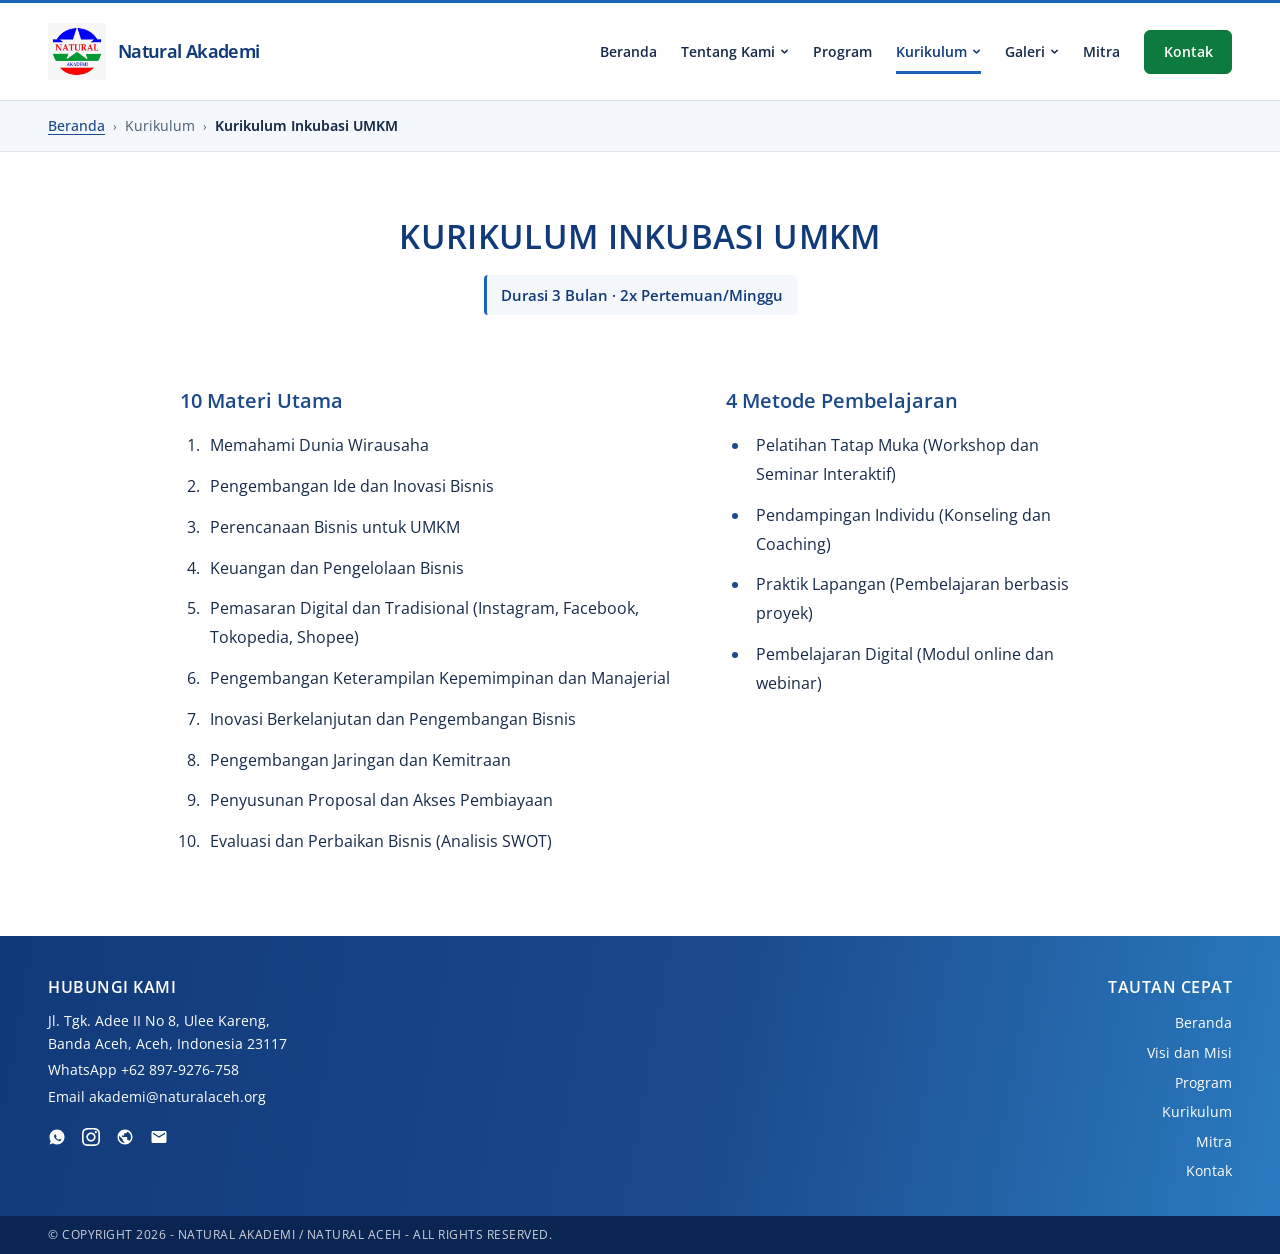
<file: kurikulum-inkubasi-umkm.html>
<!doctype html>
<html lang="id">
  <head>
    <meta charset="utf-8">
    <meta name="viewport" content="width=device-width, initial-scale=1">
    <meta name="theme-color" content="#1B498B">
    <meta name="description" content="Kurikulum Inkubasi UMKM Natural Akademi — Program intensif durasi 3 bulan dengan 10 materi utama dan 4 metode pembelajaran untuk memberdayakan wirausaha.">
    <title>Kurikulum Inkubasi UMKM | Natural Akademi</title>
    <link rel="icon" type="image/jpeg" href="Informasi%20mengenai%20natural%20akademi/Natural%20akademi%20logo%201.jpeg">
    <link rel="preconnect" href="https://fonts.googleapis.com">
    <link rel="preconnect" href="https://fonts.gstatic.com" crossorigin>
    <link href="https://fonts.googleapis.com/css2?family=Open+Sans:wght@400;600&display=swap" rel="stylesheet">
    <link rel="stylesheet" href="styles.css">
    <script src="script.js" defer></script>
  </head>
  <body>
    <a class="skip-link" href="#main-content">Lewati navigasi</a>

    <header class="site-header">
      <div class="container header-inner">
        <a class="brand" href="index.html" aria-label="Natural Akademi — Beranda">
          <img src="Informasi%20mengenai%20natural%20akademi/Natural%20akademi%20logo%201.jpeg" width="1600" height="1596" alt="Logo Natural Akademi">
          <span>Natural <strong>Akademi</strong></span>
        </a>

        <button class="menu-toggle" type="button" aria-controls="primary-navigation" aria-expanded="false" hidden>
          <span class="menu-icon" aria-hidden="true"><span></span><span></span><span></span></span>
          <span class="visually-hidden menu-label">Buka menu navigasi</span>
        </button>

        <nav id="primary-navigation" class="navigation" aria-label="Navigasi utama">
          <ul>
            <li><a href="index.html">Beranda</a></li>
            <li class="nav-dropdown">
              <button
                class="dropdown-trigger"
                type="button"
                aria-expanded="false"
                aria-controls="dropdown-about"
                aria-haspopup="true"
              >
                <span>Tentang Kami</span>
                <svg class="dropdown-chevron" width="9" height="9" viewBox="0 0 12 12" aria-hidden="true" focusable="false">
                  <path d="M2.5 4.5L6 8L9.5 4.5" fill="none" stroke="currentColor" stroke-width="2" stroke-linecap="round" stroke-linejoin="round"/>
                </svg>
              </button>
              <ul id="dropdown-about" class="dropdown-menu">
                <li><a href="visi-misi.html">Visi dan Misi</a></li>
                <li><a href="tujuan-utama.html">Tujuan Utama</a></li>
                <li><a href="struktur-pengelola.html">Struktur Pengelola</a></li>
              </ul>
            </li>
            <li><a href="index.html#program">Program</a></li>
            <li class="nav-dropdown">
              <button
                class="dropdown-trigger"
                type="button"
                aria-expanded="false"
                aria-controls="dropdown-curriculum"
                aria-haspopup="true"
                aria-current="true"
              >
                <span>Kurikulum</span>
                <svg class="dropdown-chevron" width="9" height="9" viewBox="0 0 12 12" aria-hidden="true" focusable="false">
                  <path d="M2.5 4.5L6 8L9.5 4.5" fill="none" stroke="currentColor" stroke-width="2" stroke-linecap="round" stroke-linejoin="round"/>
                </svg>
              </button>
              <ul id="dropdown-curriculum" class="dropdown-menu">
                <li><a href="kurikulum-inkubasi-umkm.html" aria-current="page">Kurikulum Inkubasi UMKM</a></li>
                <li><a href="strategi-inkubasi-koperasi.html">Strategi Inkubasi Koperasi</a></li>
              </ul>
            </li>
            <li class="nav-dropdown">
              <button
                class="dropdown-trigger"
                type="button"
                aria-expanded="false"
                aria-controls="dropdown-gallery"
                aria-haspopup="true"
              >
                <span>Galeri</span>
                <svg class="dropdown-chevron" width="9" height="9" viewBox="0 0 12 12" aria-hidden="true" focusable="false">
                  <path d="M2.5 4.5L6 8L9.5 4.5" fill="none" stroke="currentColor" stroke-width="2" stroke-linecap="round" stroke-linejoin="round"/>
                </svg>
              </button>
              <ul id="dropdown-gallery" class="dropdown-menu">
                <li><a href="index.html#galeri-instagram">Galeri Instagram</a></li>
                <li><a href="galeri-photo.html">Galeri Photo</a></li>
              </ul>
            </li>
            <li><a href="mitra.html">Mitra</a></li>
            <li><a class="nav-contact" href="index.html#kontak">Kontak</a></li>
          </ul>
        </nav>
      </div>
    </header>

    <nav class="breadcrumb-nav" aria-label="Breadcrumb">
      <div class="container">
        <ol class="breadcrumb-list">
          <li><a href="index.html">Beranda</a></li>
          <li><span class="breadcrumb-sep" aria-hidden="true">›</span></li>
          <li><span>Kurikulum</span></li>
          <li><span class="breadcrumb-sep" aria-hidden="true">›</span></li>
          <li aria-current="page">Kurikulum Inkubasi UMKM</li>
        </ol>
      </div>
    </nav>

    <main id="main-content" class="page-content" tabindex="-1">
      <div class="container">
        
        <div class="curriculum-detail-container">
          
          <header class="curriculum-page-header">
            <h1 class="visi-misi-title" id="page-title">KURIKULUM INKUBASI UMKM</h1>
            <div class="curriculum-badge-wrapper">
              <span class="curriculum-duration">Durasi 3 Bulan &middot; 2x Pertemuan/Minggu</span>
            </div>
          </header>

          <div class="curriculum-content">
            <!-- 10 Materi Utama -->
            <div class="curriculum-materials">
              <h2 class="curriculum-subheading">10 Materi Utama</h2>
              <ol class="misi-ordered-list">
                <li>Memahami Dunia Wirausaha</li>
                <li>Pengembangan Ide dan Inovasi Bisnis</li>
                <li>Perencanaan Bisnis untuk UMKM</li>
                <li>Keuangan dan Pengelolaan Bisnis</li>
                <li>Pemasaran Digital dan Tradisional (Instagram, Facebook, Tokopedia, Shopee)</li>
                <li>Pengembangan Keterampilan Kepemimpinan dan Manajerial</li>
                <li>Inovasi Berkelanjutan dan Pengembangan Bisnis</li>
                <li>Pengembangan Jaringan dan Kemitraan</li>
                <li>Penyusunan Proposal dan Akses Pembiayaan</li>
                <li>Evaluasi dan Perbaikan Bisnis (Analisis SWOT)</li>
              </ol>
            </div>

            <!-- 4 Metode Pembelajaran -->
            <div class="curriculum-methods">
              <h2 class="curriculum-subheading">4 Metode Pembelajaran</h2>
              <ul class="curriculum-bullet-list">
                <li>Pelatihan Tatap Muka (Workshop dan Seminar Interaktif)</li>
                <li>Pendampingan Individu (Konseling dan Coaching)</li>
                <li>Praktik Lapangan (Pembelajaran berbasis proyek)</li>
                <li>Pembelajaran Digital (Modul online dan webinar)</li>
              </ul>
            </div>
          </div>

        </div>

      </div>
    </main>

    <footer class="site-footer" id="kontak" aria-labelledby="contact-title" tabindex="-1">
      <div class="footer-main-area">
        <div class="container footer-container">
          
          <!-- Kolom Kiri: HUBUNGI KAMI -->
          <div class="footer-col-left">
            <h2 class="footer-col-title" id="contact-title">HUBUNGI KAMI</h2>
            
            <div class="footer-contact-info">
              <p class="footer-info-item">
                Jl. Tgk. Adee II No 8, Ulee Kareng,<br>Banda Aceh, Aceh, Indonesia 23117
              </p>
              <p class="footer-info-item">
                <a href="https://wa.me/628979276758" target="_blank" rel="noopener noreferrer">WhatsApp +62 897-9276-758</a>
              </p>
              <p class="footer-info-item">
                <a href="mailto:akademi@naturalaceh.org">Email akademi@naturalaceh.org</a>
              </p>
            </div>

            <!-- Ikon Media Sosial Horizontal (Putih polos tanpa kotak/lingkaran) -->
            <div class="footer-social-row" aria-label="Media Sosial dan Kontak Resmi">
              <a class="footer-social-icon" href="https://wa.me/628979276758" target="_blank" rel="noopener noreferrer" aria-label="WhatsApp Natural Akademi">
                <svg width="18" height="18" viewBox="0 0 24 24" fill="currentColor" aria-hidden="true">
                  <path d="M12.031 2C6.511 2 2.016 6.496 2.016 12.016c0 1.954.56 3.86 1.625 5.517L2 22.031l4.633-1.602a9.99 9.99 0 0 0 5.398 1.579c5.52 0 10.016-4.496 10.016-10.016 0-5.52-4.496-9.992-10.016-9.992zm5.727 14.156c-.242.68-1.22 1.305-1.695 1.383-.446.078-1.016.14-3.14-.742-2.313-.961-3.797-3.32-3.914-3.477-.117-.156-.938-1.25-.938-2.383 0-1.133.586-1.688.805-1.922.21-.234.468-.297.625-.297.156 0 .312 0 .445.008.149.008.352-.055.555.43.211.5.719 1.758.781 1.883.063.125.102.273.016.438-.078.164-.117.273-.234.414-.117.14-.242.32-.344.43-.117.117-.242.242-.102.476.14.242.625 1.031 1.344 1.672.922.82 1.703 1.078 1.945 1.195.242.117.383.102.523-.062.14-.164.602-.703.766-.945.164-.242.328-.203.547-.117.219.078 1.39.656 1.633.781.242.117.406.18.468.281.063.102.063.586-.18 1.266z"/>
                </svg>
              </a>
              <a class="footer-social-icon" href="https://www.instagram.com/naturalaceh/" target="_blank" rel="noopener noreferrer" aria-label="Instagram Natural Aceh">
                <svg width="18" height="18" viewBox="0 0 24 24" fill="currentColor" aria-hidden="true">
                  <path d="M12 2.163c3.204 0 3.584.012 4.85.07 3.252.148 4.771 1.691 4.919 4.919.058 1.265.069 1.645.069 4.849 0 3.205-.012 3.584-.069 4.849-.149 3.225-1.664 4.771-4.919 4.919-1.266.058-1.644.07-4.85.07-3.204 0-3.584-.012-4.849-.07-3.26-.149-4.771-1.699-4.919-4.92-.058-1.265-.07-1.644-.07-4.849 0-3.204.013-3.583.07-4.849.149-3.227 1.664-4.771 4.919-4.919 1.266-.057 1.645-.069 4.849-.069zm0-2.163c-3.259 0-3.667.014-4.947.072-4.358.2-6.78 2.618-6.98 6.98-.059 1.281-.073 1.689-.073 4.948 0 3.259.014 3.668.072 4.948.2 4.358 2.618 6.78 6.98 6.98 1.281.058 1.689.072 4.948.072 3.259 0 3.668-.014 4.948-.072 4.354-.2 6.782-2.618 6.979-6.98.059-1.28.073-1.689.073-4.948 0-3.259-.014-3.667-.072-4.947-.196-4.354-2.617-6.78-6.979-6.98-1.281-.059-1.69-.073-4.949-.073zm0 5.838c-3.403 0-6.162 2.759-6.162 6.162s2.759 6.163 6.162 6.163 6.162-2.759 6.162-6.163c0-3.403-2.759-6.162-6.162-6.162zm0 10.162c-2.209 0-4-1.79-4-4 0-2.209 1.791-4 4-4s4 1.791 4 4c0 2.21-1.791 4-4 4zm6.406-11.845c-.796 0-1.441.645-1.441 1.44s.645 1.44 1.441 1.44c.795 0 1.439-.645 1.439-1.44s-.644-1.44-1.439-1.44z"/>
                </svg>
              </a>
              <a class="footer-social-icon" href="https://naturalaceh.org/" target="_blank" rel="noopener noreferrer" aria-label="Website Resmi Natural Aceh">
                <svg width="18" height="18" viewBox="0 0 24 24" fill="currentColor" aria-hidden="true">
                  <path d="M12 2C6.48 2 2 6.48 2 12s4.48 10 10 10 10-4.48 10-10S17.52 2 12 2zm-1 17.93c-3.95-.49-7-3.85-7-7.93 0-.62.08-1.21.21-1.79L9 15v1c0 1.1.9 2 2 2v1.93zm6.9-2.54c-.26-.81-1-1.39-1.9-1.39h-1v-3c0-.55-.45-1-1-1H8v-2h2c.55 0 1-.45 1-1V7h2c1.1 0 2-.9 2-2v-.41c2.93 1.19 5 4.06 5 7.41 0 2.08-.8 3.97-2.1 5.39z"/>
                </svg>
              </a>
              <a class="footer-social-icon" href="mailto:akademi@naturalaceh.org" aria-label="Email Natural Akademi">
                <svg width="18" height="18" viewBox="0 0 24 24" fill="currentColor" aria-hidden="true">
                  <path d="M20 4H4c-1.1 0-1.99.9-1.99 2L2 18c0 1.1.9 2 2 2h16c1.1 0 2-.9 2-2V6c0-1.1-.9-2-2-2zm0 4l-8 5-8-5V6l8 5 8-5v2z"/>
                </svg>
              </a>
            </div>
          </div>

          <!-- Kolom Kanan: TAUTAN CEPAT (Rata Kanan) -->
          <div class="footer-col-right">
            <h2 class="footer-col-title">TAUTAN CEPAT</h2>
            <nav class="footer-quick-links" aria-label="Tautan Cepat">
              <ul>
                <li><a href="index.html">Beranda</a></li>
                <li><a href="visi-misi.html">Visi dan Misi</a></li>
                <li><a href="index.html#program">Program</a></li>
                <li><a href="kurikulum-inkubasi-umkm.html">Kurikulum</a></li>
                <li><a href="mitra.html">Mitra</a></li>
                <li><a href="#kontak">Kontak</a></li>
              </ul>
            </nav>
          </div>

        </div>
      </div>

      <!-- Bar Copyright Paling Bawah -->
      <div class="footer-bottom-bar">
        <div class="container">
          <p class="footer-copyright-text">&copy; COPYRIGHT <span data-current-year>2026</span> - NATURAL AKADEMI / NATURAL ACEH - ALL RIGHTS RESERVED.</p>
        </div>
      </div>
    </footer>
  </body>
</html>
</file>
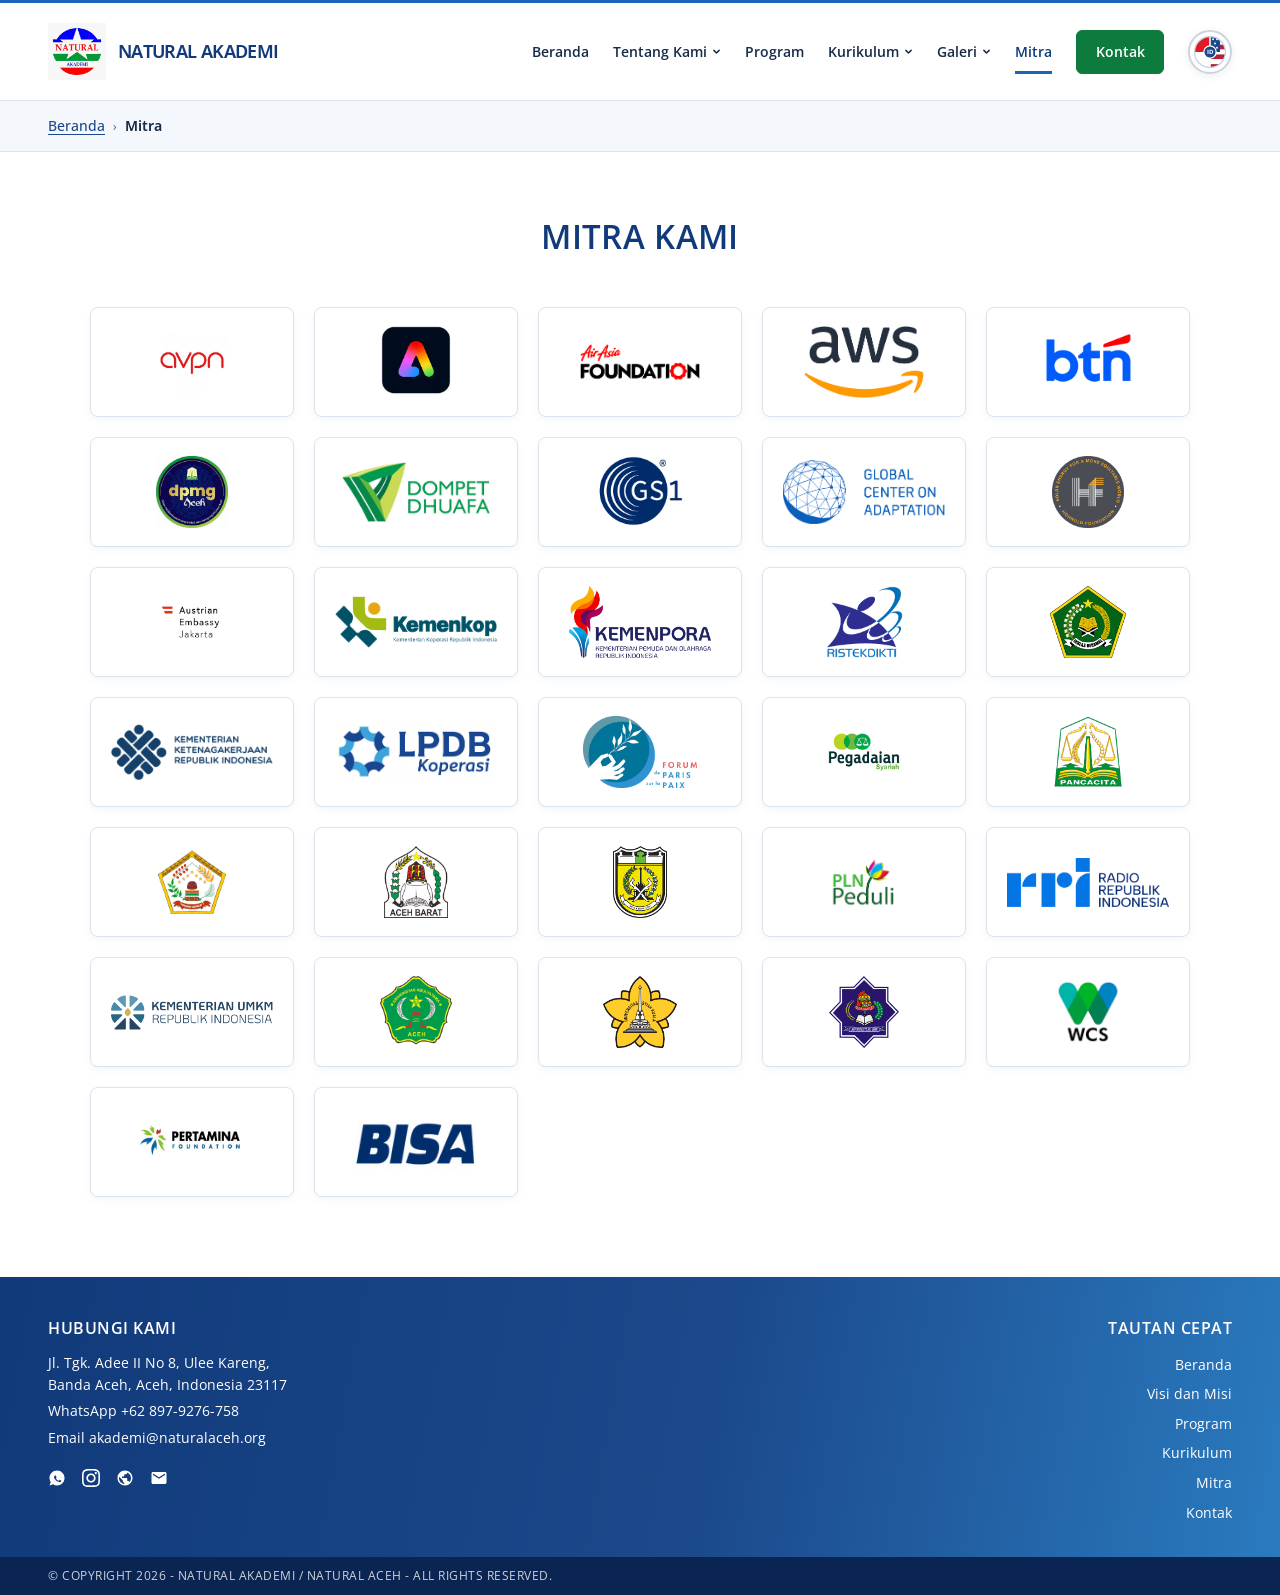
<file: mitra.html>
<!doctype html>
<html lang="id">
  <head>
    <meta charset="utf-8">
    <meta name="viewport" content="width=device-width, initial-scale=1">
    <meta name="theme-color" content="#1B498B">
    <meta name="description" content="Jejaring kemitraan dan kolaborasi strategis Natural Akademi bersama kementerian, pemerintah daerah, universitas, lembaga pembiayaan, dan organisasi internasional.">
    <title>Mitra | Natural Akademi</title>
    <link rel="icon" type="image/jpeg" href="Informasi%20mengenai%20natural%20akademi/Natural%20akademi%20logo%201.jpeg">
    <link rel="preconnect" href="https://fonts.googleapis.com">
    <link rel="preconnect" href="https://fonts.gstatic.com" crossorigin>
    <link href="https://fonts.googleapis.com/css2?family=Open+Sans:wght@400;600&display=swap" rel="stylesheet">
    <link rel="stylesheet" href="styles.css">
    <script src="script.js" defer></script>
  </head>
  <body>
    <a class="skip-link" href="#main-content">Lewati navigasi</a>

    <header class="site-header">
      <div class="container header-inner">
        <a class="brand" href="index.html" aria-label="Natural Akademi — Beranda">
          <img src="Informasi%20mengenai%20natural%20akademi/Natural%20akademi%20logo%201.jpeg" width="1600" height="1596" alt="Logo Natural Akademi">
          <span>NATURAL <strong>AKADEMI</strong></span>
        </a>

        <nav id="primary-navigation" class="navigation" aria-label="Navigasi utama">
          <ul>
            <li><a href="index.html">Beranda</a></li>
            <li class="nav-dropdown">
              <button
                class="dropdown-trigger"
                type="button"
                aria-expanded="false"
                aria-controls="dropdown-about"
                aria-haspopup="true"
              >
                <span>Tentang Kami</span>
                <svg class="dropdown-chevron" width="9" height="9" viewBox="0 0 12 12" aria-hidden="true" focusable="false">
                  <path d="M2.5 4.5L6 8L9.5 4.5" fill="none" stroke="currentColor" stroke-width="2" stroke-linecap="round" stroke-linejoin="round"/>
                </svg>
              </button>
              <ul id="dropdown-about" class="dropdown-menu">
                <li><a href="visi-misi.html">Visi dan Misi</a></li>
                <li><a href="tujuan-utama.html">Tujuan Utama</a></li>
                <li><a href="struktur-pengelola.html">Struktur Pengelola</a></li>
              </ul>
            </li>
            <li><a href="index.html#program">Program</a></li>
            <li class="nav-dropdown">
              <button
                class="dropdown-trigger"
                type="button"
                aria-expanded="false"
                aria-controls="dropdown-curriculum"
                aria-haspopup="true"
              >
                <span>Kurikulum</span>
                <svg class="dropdown-chevron" width="9" height="9" viewBox="0 0 12 12" aria-hidden="true" focusable="false">
                  <path d="M2.5 4.5L6 8L9.5 4.5" fill="none" stroke="currentColor" stroke-width="2" stroke-linecap="round" stroke-linejoin="round"/>
                </svg>
              </button>
              <ul id="dropdown-curriculum" class="dropdown-menu">
                <li><a href="kurikulum-inkubasi-umkm.html">Kurikulum Inkubasi UMKM</a></li>
                <li><a href="strategi-inkubasi-koperasi.html">Strategi Inkubasi Koperasi</a></li>
              </ul>
            </li>
            <li class="nav-dropdown">
              <button
                class="dropdown-trigger"
                type="button"
                aria-expanded="false"
                aria-controls="dropdown-gallery"
                aria-haspopup="true"
              >
                <span>Galeri</span>
                <svg class="dropdown-chevron" width="9" height="9" viewBox="0 0 12 12" aria-hidden="true" focusable="false">
                  <path d="M2.5 4.5L6 8L9.5 4.5" fill="none" stroke="currentColor" stroke-width="2" stroke-linecap="round" stroke-linejoin="round"/>
                </svg>
              </button>
              <ul id="dropdown-gallery" class="dropdown-menu">
                <li><a href="index.html#galeri-instagram">Galeri Instagram</a></li>
                <li><a href="galeri-photo.html">Galeri Photo</a></li>
              </ul>
            </li>
            <li><a href="mitra.html" aria-current="page">Mitra</a></li>
            <li><a class="nav-contact" href="index.html#kontak">Kontak</a></li>
          </ul>
        </nav>

        <div class="header-actions">
          <button
            type="button"
            class="lang-toggle-btn"
            id="lang-toggle"
            aria-label="Terjemahkan ke Bahasa Inggris / Translate to English"
            title="Terjemahkan ke Bahasa Inggris (Translate to English)"
            aria-pressed="false"
          >
            <span class="lang-flag-circle">
              <svg class="lang-flag-svg" width="34" height="34" viewBox="0 0 44 44" aria-hidden="true" focusable="false">
                <defs>
                  <clipPath id="lang-circle-clip">
                    <circle cx="22" cy="22" r="20" />
                  </clipPath>
                  <clipPath id="lang-left-half">
                    <rect x="0" y="0" width="22" height="44" />
                  </clipPath>
                  <clipPath id="lang-right-half">
                    <rect x="22" y="0" width="22" height="44" />
                  </clipPath>
                </defs>
                <g clip-path="url(#lang-circle-clip)">
                  <!-- Bendera Indonesia (Sisi Kiri) -->
                  <g clip-path="url(#lang-left-half)">
                    <rect x="0" y="0" width="22" height="22" fill="#E11927" />
                    <rect x="0" y="22" width="22" height="22" fill="#FFFFFF" />
                  </g>
                  <!-- Bendera Amerika (Sisi Kanan) -->
                  <g clip-path="url(#lang-right-half)">
                    <rect x="22" y="0" width="22" height="6.28" fill="#B22234" />
                    <rect x="22" y="6.28" width="22" height="6.28" fill="#FFFFFF" />
                    <rect x="22" y="12.56" width="22" height="6.28" fill="#B22234" />
                    <rect x="22" y="18.84" width="22" height="6.28" fill="#FFFFFF" />
                    <rect x="22" y="25.12" width="22" height="6.28" fill="#B22234" />
                    <rect x="22" y="31.4" width="22" height="6.28" fill="#FFFFFF" />
                    <rect x="22" y="37.68" width="22" height="6.32" fill="#B22234" />
                    <rect x="22" y="0" width="13" height="22" fill="#1B498B" />
                    <circle cx="26" cy="5.5" r="1.2" fill="#FFFFFF" />
                    <circle cx="31" cy="5.5" r="1.2" fill="#FFFFFF" />
                    <circle cx="28.5" cy="11" r="1.2" fill="#FFFFFF" />
                    <circle cx="26" cy="16.5" r="1.2" fill="#FFFFFF" />
                    <circle cx="31" cy="16.5" r="1.2" fill="#FFFFFF" />
                  </g>
                  <line x1="22" y1="0" x2="22" y2="44" stroke="#FFFFFF" stroke-width="2" />
                </g>
                <circle cx="22" cy="22" r="20" stroke="#CBD5E1" stroke-width="1.8" fill="none" />
                <circle class="lang-badge-circle" cx="22" cy="22" r="8" fill="#1B498B" stroke="#FFFFFF" stroke-width="1.6" />
                <text class="lang-badge-text" x="22" y="22.5" text-anchor="middle" dominant-baseline="central" fill="#FFFFFF" font-family="'Open Sans', -apple-system, sans-serif" font-size="7.5" font-weight="700">ID</text>
              </svg>
            </span>
          </button>

          <button class="menu-toggle" type="button" aria-controls="primary-navigation" aria-expanded="false" hidden>
            <span class="menu-icon" aria-hidden="true"><span></span><span></span><span></span></span>
            <span class="visually-hidden menu-label">Buka menu navigasi</span>
          </button>
        </div>
      </div>
    </header>

    <nav class="breadcrumb-nav" aria-label="Breadcrumb">
      <div class="container">
        <ol class="breadcrumb-list">
          <li><a href="index.html">Beranda</a></li>
          <li><span class="breadcrumb-sep" aria-hidden="true">›</span></li>
          <li aria-current="page">Mitra</li>
        </ol>
      </div>
    </nav>

    <main id="main-content" class="page-content" tabindex="-1">
      <div class="container">
        
        <div class="partner-section">
          <h1 class="visi-misi-title" id="page-title">MITRA KAMI</h1>

          <ul class="partner-grid" aria-label="Daftar Logo Mitra Natural Akademi">
            <li class="partner-card">
              <img src="Mitra/AVPN%20logo.jpg" alt="Logo AVPN" loading="lazy">
            </li>
            <li class="partner-card">
              <img src="Mitra/Adobe%20Express%20logo.jpg" alt="Logo Adobe Express" loading="lazy">
            </li>
            <li class="partner-card">
              <img src="Mitra/Airasia%20Foundation%20logo.png" alt="Logo AirAsia Foundation" loading="lazy">
            </li>
            <li class="partner-card">
              <img src="Mitra/Amazone%20Web%20Service%20logo.png" alt="Logo Amazon Web Services" loading="lazy">
            </li>
            <li class="partner-card">
              <img src="Mitra/Bank%20BTN%20Logo.png" alt="Logo Bank BTN" loading="lazy">
            </li>
            <li class="partner-card">
              <img src="Mitra/DPMG%20Aceh%20logo.jpg" alt="Logo DPMG Aceh" loading="lazy">
            </li>
            <li class="partner-card">
              <img src="Mitra/Dompet%20Dhuafa%20logo.jpg" alt="Logo Dompet Dhuafa" loading="lazy">
            </li>
            <li class="partner-card">
              <img src="Mitra/GS1%20logo.png" alt="Logo GS1" loading="lazy">
            </li>
            <li class="partner-card">
              <img src="Mitra/Global%20center%20of%20adaption%20logo.png" alt="Logo Global Center on Adaptation" loading="lazy">
            </li>
            <li class="partner-card">
              <img src="Mitra/Honnold%20foundation%20logo.png" alt="Logo Honnold Foundation" loading="lazy">
            </li>
            <li class="partner-card">
              <img src="Mitra/kedutaan%20australia%20logo.jpeg" alt="Logo Kedutaan Australia" loading="lazy">
            </li>
            <li class="partner-card">
              <img src="Mitra/Kemenkop%20Logo.png" alt="Logo Kementerian Koperasi dan UKM" loading="lazy">
            </li>
            <li class="partner-card">
              <img src="Mitra/Kemenpora%20Logo.png" alt="Logo Kementerian Pemuda dan Olahraga" loading="lazy">
            </li>
            <li class="partner-card">
              <img src="Mitra/Kemenristekdikti%20logo.png" alt="Logo Kemenristekdikti" loading="lazy">
            </li>
            <li class="partner-card">
              <img src="Mitra/Kementerian%20Agama%20logo.png" alt="Logo Kementerian Agama" loading="lazy">
            </li>
            <li class="partner-card">
              <img src="Mitra/Kementerian%20Ketenagakerjaan%20Kemnaker%20Logo.png" alt="Logo Kementerian Ketenagakerjaan" loading="lazy">
            </li>
            <li class="partner-card">
              <img src="Mitra/LPDB%20Koperasi%20logo.jpg" alt="Logo LPDB Koperasi" loading="lazy">
            </li>
            <li class="partner-card">
              <img src="Mitra/Paris%20peace%20Forum%20logo.png" alt="Logo Paris Peace Forum" loading="lazy">
            </li>
            <li class="partner-card">
              <img src="Mitra/Pegadaian%20Syariah%20logo.png" alt="Logo Pegadaian Syariah" loading="lazy">
            </li>
            <li class="partner-card">
              <img src="Mitra/Pemerintah%20aceh%20logo.png" alt="Logo Pemerintah Aceh" loading="lazy">
            </li>
            <li class="partner-card">
              <img src="Mitra/Pemkab%20Aceh%20Tengah%20logo.png" alt="Logo Pemkab Aceh Tengah" loading="lazy">
            </li>
            <li class="partner-card">
              <img src="Mitra/Pemkab%20aceh%20barat%20logo.jpg" alt="Logo Pemkab Aceh Barat" loading="lazy">
            </li>
            <li class="partner-card">
              <img src="Mitra/Pemko%20banda%20aceh%20logo.png" alt="Logo Pemko Banda Aceh" loading="lazy">
            </li>
            <li class="partner-card">
              <img src="Mitra/pln%20peduli%20logo.png" alt="Logo PLN Peduli" loading="lazy">
            </li>
            <li class="partner-card">
              <img src="Mitra/RRI%20logo.png" alt="Logo RRI" loading="lazy">
            </li>
            <li class="partner-card">
              <img src="Mitra/UMKM%20Logo.png" alt="Logo UMKM" loading="lazy">
            </li>
            <li class="partner-card">
              <img src="Mitra/Univ%20Abulyatama%20logo.jpg" alt="Logo Universitas Abulyatama" loading="lazy">
            </li>
            <li class="partner-card">
              <img src="Mitra/Universitas%20Syiah%20Kuala%20(USK)%20Logo.png" alt="Logo Universitas Syiah Kuala (USK)" loading="lazy">
            </li>
            <li class="partner-card">
              <img src="Mitra/Universitas%20Teuku%20Umar%20(UTU)%20logo.png" alt="Logo Universitas Teuku Umar (UTU)" loading="lazy">
            </li>
            <li class="partner-card">
              <img src="Mitra/WCS%20logo.png" alt="Logo WCS" loading="lazy">
            </li>
            <li class="partner-card">
              <img src="Mitra/PF%20muda%20logo.jpeg" alt="Pertamina Foundation" loading="lazy">
            </li>
            <li class="partner-card">
              <img src="Mitra/bisa%20logo.jpeg" alt="BISA" loading="lazy">
            </li>
          </ul>

        </div>

      </div>
    </main>

    <footer class="site-footer" id="kontak" aria-labelledby="contact-title" tabindex="-1">
      <div class="footer-main-area">
        <div class="container footer-container">
          
          <!-- Kolom Kiri: HUBUNGI KAMI -->
          <div class="footer-col-left">
            <h2 class="footer-col-title" id="contact-title">HUBUNGI KAMI</h2>
            
            <div class="footer-contact-info">
              <p class="footer-info-item">
                Jl. Tgk. Adee II No 8, Ulee Kareng,<br>Banda Aceh, Aceh, Indonesia 23117
              </p>
              <p class="footer-info-item">
                <a href="https://wa.me/628979276758" target="_blank" rel="noopener noreferrer">WhatsApp +62 897-9276-758</a>
              </p>
              <p class="footer-info-item">
                <a href="mailto:akademi@naturalaceh.org">Email akademi@naturalaceh.org</a>
              </p>
            </div>

            <!-- Ikon Media Sosial Horizontal (Putih polos tanpa kotak/lingkaran) -->
            <div class="footer-social-row" aria-label="Media Sosial dan Kontak Resmi">
              <a class="footer-social-icon" href="https://wa.me/628979276758" target="_blank" rel="noopener noreferrer" aria-label="WhatsApp Natural Akademi">
                <svg width="18" height="18" viewBox="0 0 24 24" fill="currentColor" aria-hidden="true">
                  <path d="M12.031 2C6.511 2 2.016 6.496 2.016 12.016c0 1.954.56 3.86 1.625 5.517L2 22.031l4.633-1.602a9.99 9.99 0 0 0 5.398 1.579c5.52 0 10.016-4.496 10.016-10.016 0-5.52-4.496-9.992-10.016-9.992zm5.727 14.156c-.242.68-1.22 1.305-1.695 1.383-.446.078-1.016.14-3.14-.742-2.313-.961-3.797-3.32-3.914-3.477-.117-.156-.938-1.25-.938-2.383 0-1.133.586-1.688.805-1.922.21-.234.468-.297.625-.297.156 0 .312 0 .445.008.149.008.352-.055.555.43.211.5.719 1.758.781 1.883.063.125.102.273.016.438-.078.164-.117.273-.234.414-.117.14-.242.32-.344.43-.117.117-.242.242-.102.476.14.242.625 1.031 1.344 1.672.922.82 1.703 1.078 1.945 1.195.242.117.383.102.523-.062.14-.164.602-.703.766-.945.164-.242.328-.203.547-.117.219.078 1.39.656 1.633.781.242.117.406.18.468.281.063.102.063.586-.18 1.266z"/>
                </svg>
              </a>
              <a class="footer-social-icon" href="https://www.instagram.com/naturalaceh/" target="_blank" rel="noopener noreferrer" aria-label="Instagram Natural Aceh">
                <svg width="18" height="18" viewBox="0 0 24 24" fill="currentColor" aria-hidden="true">
                  <path d="M12 2.163c3.204 0 3.584.012 4.85.07 3.252.148 4.771 1.691 4.919 4.919.058 1.265.069 1.645.069 4.849 0 3.205-.012 3.584-.069 4.849-.149 3.225-1.664 4.771-4.919 4.919-1.266.058-1.644.07-4.85.07-3.204 0-3.584-.012-4.849-.07-3.26-.149-4.771-1.699-4.919-4.92-.058-1.265-.07-1.644-.07-4.849 0-3.204.013-3.583.07-4.849.149-3.227 1.664-4.771 4.919-4.919 1.266-.057 1.645-.069 4.849-.069zm0-2.163c-3.259 0-3.667.014-4.947.072-4.358.2-6.78 2.618-6.98 6.98-.059 1.281-.073 1.689-.073 4.948 0 3.259.014 3.668.072 4.948.2 4.358 2.618 6.78 6.98 6.98 1.281.058 1.689.072 4.948.072 3.259 0 3.668-.014 4.948-.072 4.354-.2 6.782-2.618 6.979-6.98.059-1.28.073-1.689.073-4.948 0-3.259-.014-3.667-.072-4.947-.196-4.354-2.617-6.78-6.979-6.98-1.281-.059-1.69-.073-4.949-.073zm0 5.838c-3.403 0-6.162 2.759-6.162 6.162s2.759 6.163 6.162 6.163 6.162-2.759 6.162-6.163c0-3.403-2.759-6.162-6.162-6.162zm0 10.162c-2.209 0-4-1.79-4-4 0-2.209 1.791-4 4-4s4 1.791 4 4c0 2.21-1.791 4-4 4zm6.406-11.845c-.796 0-1.441.645-1.441 1.44s.645 1.44 1.441 1.44c.795 0 1.439-.645 1.439-1.44s-.644-1.44-1.439-1.44z"/>
                </svg>
              </a>
              <a class="footer-social-icon" href="https://naturalaceh.org/" target="_blank" rel="noopener noreferrer" aria-label="Website Resmi Natural Aceh">
                <svg width="18" height="18" viewBox="0 0 24 24" fill="currentColor" aria-hidden="true">
                  <path d="M12 2C6.48 2 2 6.48 2 12s4.48 10 10 10 10-4.48 10-10S17.52 2 12 2zm-1 17.93c-3.95-.49-7-3.85-7-7.93 0-.62.08-1.21.21-1.79L9 15v1c0 1.1.9 2 2 2v1.93zm6.9-2.54c-.26-.81-1-1.39-1.9-1.39h-1v-3c0-.55-.45-1-1-1H8v-2h2c.55 0 1-.45 1-1V7h2c1.1 0 2-.9 2-2v-.41c2.93 1.19 5 4.06 5 7.41 0 2.08-.8 3.97-2.1 5.39z"/>
                </svg>
              </a>
              <a class="footer-social-icon" href="mailto:akademi@naturalaceh.org" aria-label="Email Natural Akademi">
                <svg width="18" height="18" viewBox="0 0 24 24" fill="currentColor" aria-hidden="true">
                  <path d="M20 4H4c-1.1 0-1.99.9-1.99 2L2 18c0 1.1.9 2 2 2h16c1.1 0 2-.9 2-2V6c0-1.1-.9-2-2-2zm0 4l-8 5-8-5V6l8 5 8-5v2z"/>
                </svg>
              </a>
            </div>
          </div>

          <!-- Kolom Kanan: TAUTAN CEPAT (Rata Kanan) -->
          <div class="footer-col-right">
            <h2 class="footer-col-title">TAUTAN CEPAT</h2>
            <nav class="footer-quick-links" aria-label="Tautan Cepat">
              <ul>
                <li><a href="index.html">Beranda</a></li>
                <li><a href="visi-misi.html">Visi dan Misi</a></li>
                <li><a href="index.html#program">Program</a></li>
                <li><a href="kurikulum-inkubasi-umkm.html">Kurikulum</a></li>
                <li><a href="mitra.html">Mitra</a></li>
                <li><a href="#kontak">Kontak</a></li>
              </ul>
            </nav>
          </div>

        </div>
      </div>

      <!-- Bar Copyright Paling Bawah -->
      <div class="footer-bottom-bar">
        <div class="container">
          <p class="footer-copyright-text">&copy; COPYRIGHT <span data-current-year>2026</span> - NATURAL AKADEMI / NATURAL ACEH - ALL RIGHTS RESERVED.</p>
        </div>
      </div>
    </footer>
  </body>
</html>
</file>
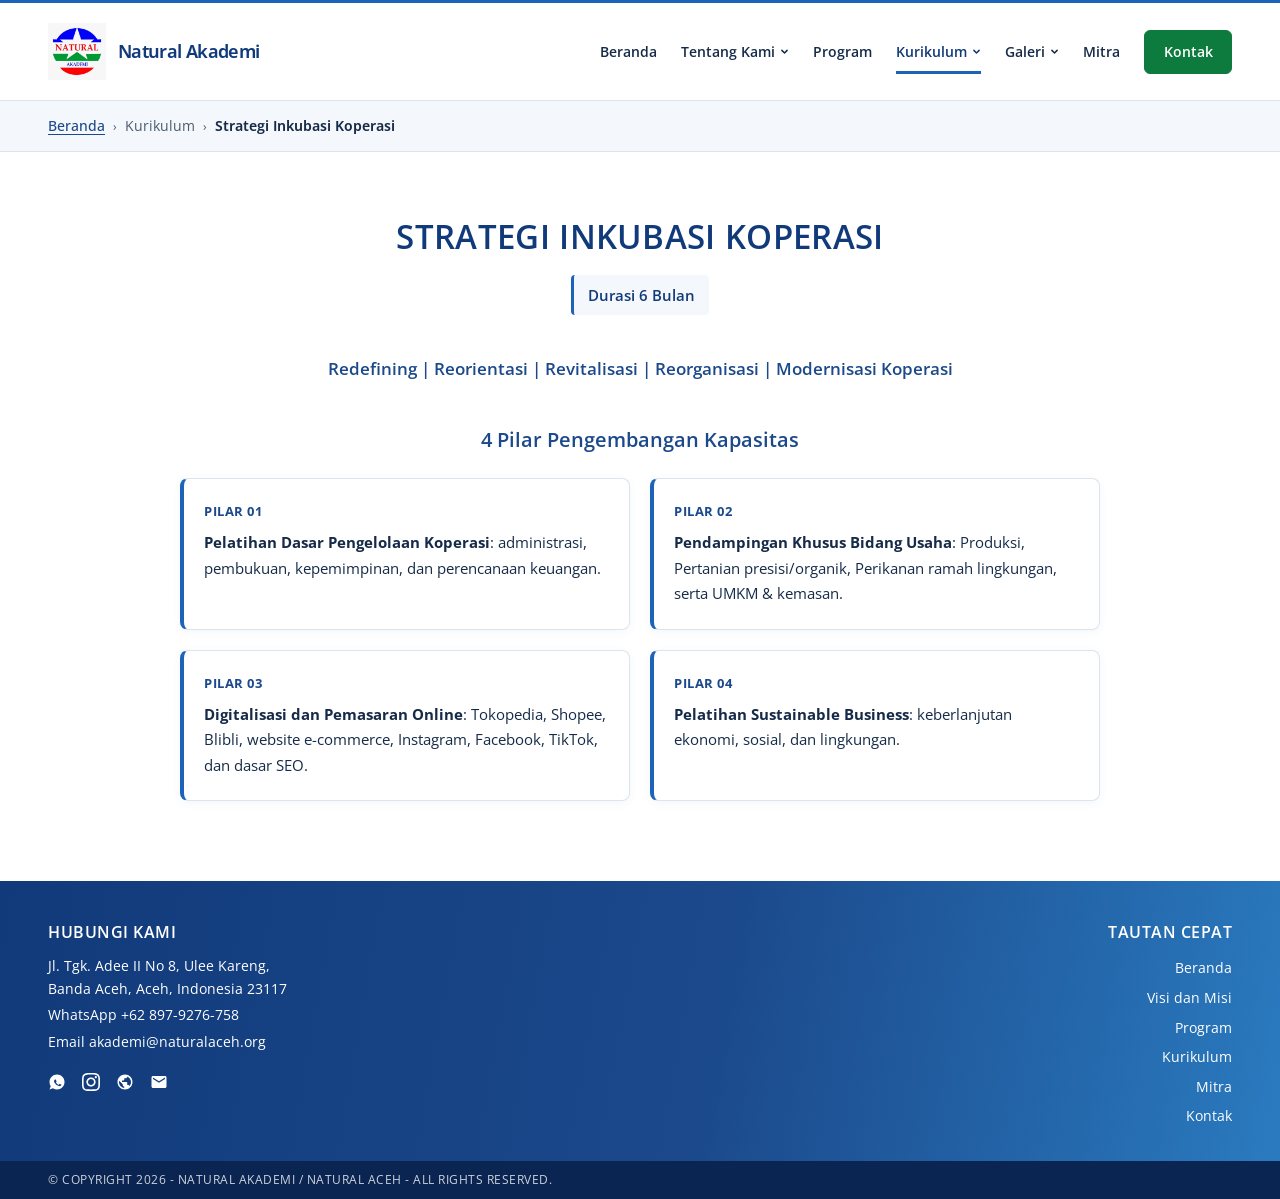
<file: strategi-inkubasi-koperasi.html>
<!doctype html>
<html lang="id">
  <head>
    <meta charset="utf-8">
    <meta name="viewport" content="width=device-width, initial-scale=1">
    <meta name="theme-color" content="#1B498B">
    <meta name="description" content="Strategi Inkubasi Koperasi Natural Akademi — Program 6 bulan dengan 4 pilar pengembangan kapasitas: pengelolaan, pendampingan usaha, digitalisasi, dan sustainable business.">
    <title>Strategi Inkubasi Koperasi | Natural Akademi</title>
    <link rel="icon" type="image/jpeg" href="Informasi%20mengenai%20natural%20akademi/Natural%20akademi%20logo%201.jpeg">
    <link rel="preconnect" href="https://fonts.googleapis.com">
    <link rel="preconnect" href="https://fonts.gstatic.com" crossorigin>
    <link href="https://fonts.googleapis.com/css2?family=Open+Sans:wght@400;600&display=swap" rel="stylesheet">
    <link rel="stylesheet" href="styles.css">
    <script src="script.js" defer></script>
  </head>
  <body>
    <a class="skip-link" href="#main-content">Lewati navigasi</a>

    <header class="site-header">
      <div class="container header-inner">
        <a class="brand" href="index.html" aria-label="Natural Akademi — Beranda">
          <img src="Informasi%20mengenai%20natural%20akademi/Natural%20akademi%20logo%201.jpeg" width="1600" height="1596" alt="Logo Natural Akademi">
          <span>Natural <strong>Akademi</strong></span>
        </a>

        <button class="menu-toggle" type="button" aria-controls="primary-navigation" aria-expanded="false" hidden>
          <span class="menu-icon" aria-hidden="true"><span></span><span></span><span></span></span>
          <span class="visually-hidden menu-label">Buka menu navigasi</span>
        </button>

        <nav id="primary-navigation" class="navigation" aria-label="Navigasi utama">
          <ul>
            <li><a href="index.html">Beranda</a></li>
            <li class="nav-dropdown">
              <button
                class="dropdown-trigger"
                type="button"
                aria-expanded="false"
                aria-controls="dropdown-about"
                aria-haspopup="true"
              >
                <span>Tentang Kami</span>
                <svg class="dropdown-chevron" width="9" height="9" viewBox="0 0 12 12" aria-hidden="true" focusable="false">
                  <path d="M2.5 4.5L6 8L9.5 4.5" fill="none" stroke="currentColor" stroke-width="2" stroke-linecap="round" stroke-linejoin="round"/>
                </svg>
              </button>
              <ul id="dropdown-about" class="dropdown-menu">
                <li><a href="visi-misi.html">Visi dan Misi</a></li>
                <li><a href="tujuan-utama.html">Tujuan Utama</a></li>
                <li><a href="struktur-pengelola.html">Struktur Pengelola</a></li>
              </ul>
            </li>
            <li><a href="index.html#program">Program</a></li>
            <li class="nav-dropdown">
              <button
                class="dropdown-trigger"
                type="button"
                aria-expanded="false"
                aria-controls="dropdown-curriculum"
                aria-haspopup="true"
                aria-current="true"
              >
                <span>Kurikulum</span>
                <svg class="dropdown-chevron" width="9" height="9" viewBox="0 0 12 12" aria-hidden="true" focusable="false">
                  <path d="M2.5 4.5L6 8L9.5 4.5" fill="none" stroke="currentColor" stroke-width="2" stroke-linecap="round" stroke-linejoin="round"/>
                </svg>
              </button>
              <ul id="dropdown-curriculum" class="dropdown-menu">
                <li><a href="kurikulum-inkubasi-umkm.html">Kurikulum Inkubasi UMKM</a></li>
                <li><a href="strategi-inkubasi-koperasi.html" aria-current="page">Strategi Inkubasi Koperasi</a></li>
              </ul>
            </li>
            <li class="nav-dropdown">
              <button
                class="dropdown-trigger"
                type="button"
                aria-expanded="false"
                aria-controls="dropdown-gallery"
                aria-haspopup="true"
              >
                <span>Galeri</span>
                <svg class="dropdown-chevron" width="9" height="9" viewBox="0 0 12 12" aria-hidden="true" focusable="false">
                  <path d="M2.5 4.5L6 8L9.5 4.5" fill="none" stroke="currentColor" stroke-width="2" stroke-linecap="round" stroke-linejoin="round"/>
                </svg>
              </button>
              <ul id="dropdown-gallery" class="dropdown-menu">
                <li><a href="index.html#galeri-instagram">Galeri Instagram</a></li>
                <li><a href="galeri-photo.html">Galeri Photo</a></li>
              </ul>
            </li>
            <li><a href="mitra.html">Mitra</a></li>
            <li><a class="nav-contact" href="index.html#kontak">Kontak</a></li>
          </ul>
        </nav>
      </div>
    </header>

    <nav class="breadcrumb-nav" aria-label="Breadcrumb">
      <div class="container">
        <ol class="breadcrumb-list">
          <li><a href="index.html">Beranda</a></li>
          <li><span class="breadcrumb-sep" aria-hidden="true">›</span></li>
          <li><span>Kurikulum</span></li>
          <li><span class="breadcrumb-sep" aria-hidden="true">›</span></li>
          <li aria-current="page">Strategi Inkubasi Koperasi</li>
        </ol>
      </div>
    </nav>

    <main id="main-content" class="page-content" tabindex="-1">
      <div class="container">
        
        <div class="curriculum-detail-container">
          
          <header class="curriculum-page-header">
            <h1 class="visi-misi-title" id="page-title">STRATEGI INKUBASI KOPERASI</h1>
            <div class="curriculum-badge-wrapper">
              <span class="curriculum-duration">Durasi 6 Bulan</span>
              <p class="curriculum-concept-text">Redefining | Reorientasi | Revitalisasi | Reorganisasi | Modernisasi Koperasi</p>
            </div>
          </header>

          <!-- 4 Pilar Pengembangan Kapasitas -->
          <div>
            <h2 class="curriculum-subheading" style="text-align: center; margin-bottom: 24px;">4 Pilar Pengembangan Kapasitas</h2>
            <ul class="curriculum-pillars-grid">
              <li class="curriculum-pillar-card">
                <span class="curriculum-pillar-number">Pilar 01</span>
                <p class="curriculum-pillar-text"><strong>Pelatihan Dasar Pengelolaan Koperasi</strong>: administrasi, pembukuan, kepemimpinan, dan perencanaan keuangan.</p>
              </li>
              <li class="curriculum-pillar-card">
                <span class="curriculum-pillar-number">Pilar 02</span>
                <p class="curriculum-pillar-text"><strong>Pendampingan Khusus Bidang Usaha</strong>: Produksi, Pertanian presisi/organik, Perikanan ramah lingkungan, serta UMKM &amp; kemasan.</p>
              </li>
              <li class="curriculum-pillar-card">
                <span class="curriculum-pillar-number">Pilar 03</span>
                <p class="curriculum-pillar-text"><strong>Digitalisasi dan Pemasaran Online</strong>: Tokopedia, Shopee, Blibli, website e-commerce, Instagram, Facebook, TikTok, dan dasar SEO.</p>
              </li>
              <li class="curriculum-pillar-card">
                <span class="curriculum-pillar-number">Pilar 04</span>
                <p class="curriculum-pillar-text"><strong>Pelatihan Sustainable Business</strong>: keberlanjutan ekonomi, sosial, dan lingkungan.</p>
              </li>
            </ul>
          </div>

        </div>

      </div>
    </main>

    <footer class="site-footer" id="kontak" aria-labelledby="contact-title" tabindex="-1">
      <div class="footer-main-area">
        <div class="container footer-container">
          
          <!-- Kolom Kiri: HUBUNGI KAMI -->
          <div class="footer-col-left">
            <h2 class="footer-col-title" id="contact-title">HUBUNGI KAMI</h2>
            
            <div class="footer-contact-info">
              <p class="footer-info-item">
                Jl. Tgk. Adee II No 8, Ulee Kareng,<br>Banda Aceh, Aceh, Indonesia 23117
              </p>
              <p class="footer-info-item">
                <a href="https://wa.me/628979276758" target="_blank" rel="noopener noreferrer">WhatsApp +62 897-9276-758</a>
              </p>
              <p class="footer-info-item">
                <a href="mailto:akademi@naturalaceh.org">Email akademi@naturalaceh.org</a>
              </p>
            </div>

            <!-- Ikon Media Sosial Horizontal (Putih polos tanpa kotak/lingkaran) -->
            <div class="footer-social-row" aria-label="Media Sosial dan Kontak Resmi">
              <a class="footer-social-icon" href="https://wa.me/628979276758" target="_blank" rel="noopener noreferrer" aria-label="WhatsApp Natural Akademi">
                <svg width="18" height="18" viewBox="0 0 24 24" fill="currentColor" aria-hidden="true">
                  <path d="M12.031 2C6.511 2 2.016 6.496 2.016 12.016c0 1.954.56 3.86 1.625 5.517L2 22.031l4.633-1.602a9.99 9.99 0 0 0 5.398 1.579c5.52 0 10.016-4.496 10.016-10.016 0-5.52-4.496-9.992-10.016-9.992zm5.727 14.156c-.242.68-1.22 1.305-1.695 1.383-.446.078-1.016.14-3.14-.742-2.313-.961-3.797-3.32-3.914-3.477-.117-.156-.938-1.25-.938-2.383 0-1.133.586-1.688.805-1.922.21-.234.468-.297.625-.297.156 0 .312 0 .445.008.149.008.352-.055.555.43.211.5.719 1.758.781 1.883.063.125.102.273.016.438-.078.164-.117.273-.234.414-.117.14-.242.32-.344.43-.117.117-.242.242-.102.476.14.242.625 1.031 1.344 1.672.922.82 1.703 1.078 1.945 1.195.242.117.383.102.523-.062.14-.164.602-.703.766-.945.164-.242.328-.203.547-.117.219.078 1.39.656 1.633.781.242.117.406.18.468.281.063.102.063.586-.18 1.266z"/>
                </svg>
              </a>
              <a class="footer-social-icon" href="https://www.instagram.com/naturalaceh/" target="_blank" rel="noopener noreferrer" aria-label="Instagram Natural Aceh">
                <svg width="18" height="18" viewBox="0 0 24 24" fill="currentColor" aria-hidden="true">
                  <path d="M12 2.163c3.204 0 3.584.012 4.85.07 3.252.148 4.771 1.691 4.919 4.919.058 1.265.069 1.645.069 4.849 0 3.205-.012 3.584-.069 4.849-.149 3.225-1.664 4.771-4.919 4.919-1.266.058-1.644.07-4.85.07-3.204 0-3.584-.012-4.849-.07-3.26-.149-4.771-1.699-4.919-4.92-.058-1.265-.07-1.644-.07-4.849 0-3.204.013-3.583.07-4.849.149-3.227 1.664-4.771 4.919-4.919 1.266-.057 1.645-.069 4.849-.069zm0-2.163c-3.259 0-3.667.014-4.947.072-4.358.2-6.78 2.618-6.98 6.98-.059 1.281-.073 1.689-.073 4.948 0 3.259.014 3.668.072 4.948.2 4.358 2.618 6.78 6.98 6.98 1.281.058 1.689.072 4.948.072 3.259 0 3.668-.014 4.948-.072 4.354-.2 6.782-2.618 6.979-6.98.059-1.28.073-1.689.073-4.948 0-3.259-.014-3.667-.072-4.947-.196-4.354-2.617-6.78-6.979-6.98-1.281-.059-1.69-.073-4.949-.073zm0 5.838c-3.403 0-6.162 2.759-6.162 6.162s2.759 6.163 6.162 6.163 6.162-2.759 6.162-6.163c0-3.403-2.759-6.162-6.162-6.162zm0 10.162c-2.209 0-4-1.79-4-4 0-2.209 1.791-4 4-4s4 1.791 4 4c0 2.21-1.791 4-4 4zm6.406-11.845c-.796 0-1.441.645-1.441 1.44s.645 1.44 1.441 1.44c.795 0 1.439-.645 1.439-1.44s-.644-1.44-1.439-1.44z"/>
                </svg>
              </a>
              <a class="footer-social-icon" href="https://naturalaceh.org/" target="_blank" rel="noopener noreferrer" aria-label="Website Resmi Natural Aceh">
                <svg width="18" height="18" viewBox="0 0 24 24" fill="currentColor" aria-hidden="true">
                  <path d="M12 2C6.48 2 2 6.48 2 12s4.48 10 10 10 10-4.48 10-10S17.52 2 12 2zm-1 17.93c-3.95-.49-7-3.85-7-7.93 0-.62.08-1.21.21-1.79L9 15v1c0 1.1.9 2 2 2v1.93zm6.9-2.54c-.26-.81-1-1.39-1.9-1.39h-1v-3c0-.55-.45-1-1-1H8v-2h2c.55 0 1-.45 1-1V7h2c1.1 0 2-.9 2-2v-.41c2.93 1.19 5 4.06 5 7.41 0 2.08-.8 3.97-2.1 5.39z"/>
                </svg>
              </a>
              <a class="footer-social-icon" href="mailto:akademi@naturalaceh.org" aria-label="Email Natural Akademi">
                <svg width="18" height="18" viewBox="0 0 24 24" fill="currentColor" aria-hidden="true">
                  <path d="M20 4H4c-1.1 0-1.99.9-1.99 2L2 18c0 1.1.9 2 2 2h16c1.1 0 2-.9 2-2V6c0-1.1-.9-2-2-2zm0 4l-8 5-8-5V6l8 5 8-5v2z"/>
                </svg>
              </a>
            </div>
          </div>

          <!-- Kolom Kanan: TAUTAN CEPAT (Rata Kanan) -->
          <div class="footer-col-right">
            <h2 class="footer-col-title">TAUTAN CEPAT</h2>
            <nav class="footer-quick-links" aria-label="Tautan Cepat">
              <ul>
                <li><a href="index.html">Beranda</a></li>
                <li><a href="visi-misi.html">Visi dan Misi</a></li>
                <li><a href="index.html#program">Program</a></li>
                <li><a href="kurikulum-inkubasi-umkm.html">Kurikulum</a></li>
                <li><a href="mitra.html">Mitra</a></li>
                <li><a href="#kontak">Kontak</a></li>
              </ul>
            </nav>
          </div>

        </div>
      </div>

      <!-- Bar Copyright Paling Bawah -->
      <div class="footer-bottom-bar">
        <div class="container">
          <p class="footer-copyright-text">&copy; COPYRIGHT <span data-current-year>2026</span> - NATURAL AKADEMI / NATURAL ACEH - ALL RIGHTS RESERVED.</p>
        </div>
      </div>
    </footer>
  </body>
</html>
</file>
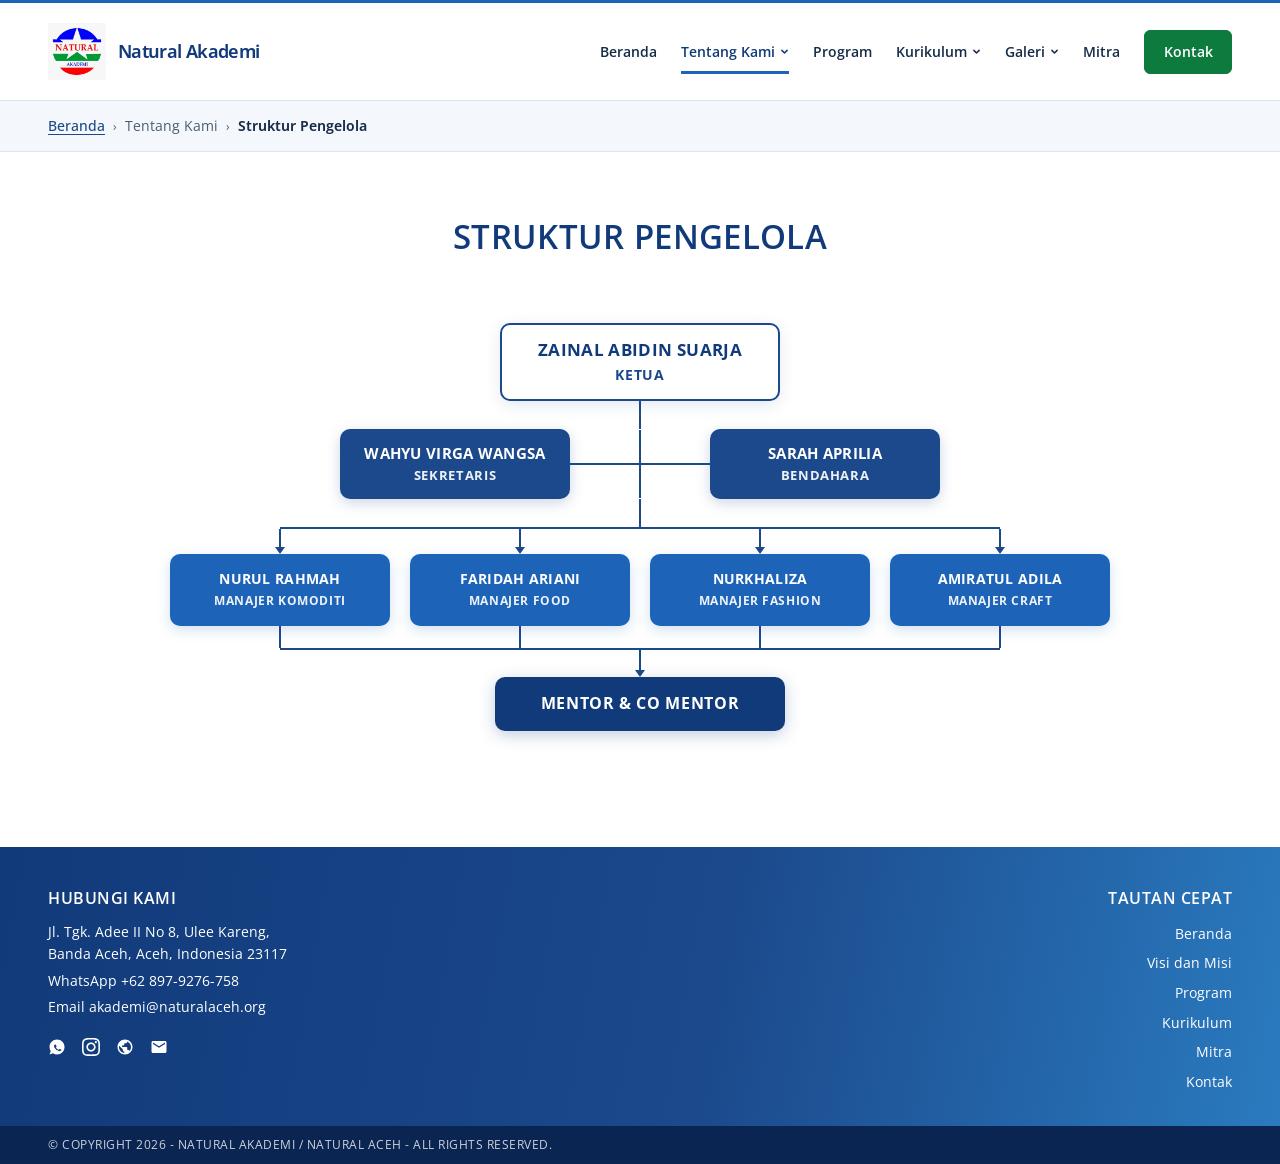
<file: struktur-pengelola.html>
<!doctype html>
<html lang="id">
  <head>
    <meta charset="utf-8">
    <meta name="viewport" content="width=device-width, initial-scale=1">
    <meta name="theme-color" content="#1B498B">
    <meta name="description" content="Struktur Pengelola Natural Akademi — Tim manajemen dan penggerak inkubator bisnis, pendamping UMKM, dan koperasi di Aceh.">
    <title>Struktur Pengelola | Natural Akademi</title>
    <link rel="icon" type="image/jpeg" href="Informasi%20mengenai%20natural%20akademi/Natural%20akademi%20logo%201.jpeg">
    <link rel="preconnect" href="https://fonts.googleapis.com">
    <link rel="preconnect" href="https://fonts.gstatic.com" crossorigin>
    <link href="https://fonts.googleapis.com/css2?family=Open+Sans:wght@400;600;700&display=swap" rel="stylesheet">
    <link rel="stylesheet" href="styles.css">
    <script src="script.js" defer></script>
  </head>
  <body>
    <a class="skip-link" href="#main-content">Lewati navigasi</a>

    <header class="site-header">
      <div class="container header-inner">
        <a class="brand" href="index.html" aria-label="Natural Akademi — Beranda">
          <img src="Informasi%20mengenai%20natural%20akademi/Natural%20akademi%20logo%201.jpeg" width="1600" height="1596" alt="Logo Natural Akademi">
          <span>Natural <strong>Akademi</strong></span>
        </a>

        <button class="menu-toggle" type="button" aria-controls="primary-navigation" aria-expanded="false" hidden>
          <span class="menu-icon" aria-hidden="true"><span></span><span></span><span></span></span>
          <span class="visually-hidden menu-label">Buka menu navigasi</span>
        </button>

        <nav id="primary-navigation" class="navigation" aria-label="Navigasi utama">
          <ul>
            <li><a href="index.html">Beranda</a></li>
            <li class="nav-dropdown">
              <button
                class="dropdown-trigger"
                type="button"
                aria-expanded="false"
                aria-controls="dropdown-about"
                aria-haspopup="true"
                aria-current="true"
              >
                <span>Tentang Kami</span>
                <svg class="dropdown-chevron" width="9" height="9" viewBox="0 0 12 12" aria-hidden="true" focusable="false">
                  <path d="M2.5 4.5L6 8L9.5 4.5" fill="none" stroke="currentColor" stroke-width="2" stroke-linecap="round" stroke-linejoin="round"/>
                </svg>
              </button>
              <ul id="dropdown-about" class="dropdown-menu">
                <li><a href="visi-misi.html">Visi dan Misi</a></li>
                <li><a href="tujuan-utama.html">Tujuan Utama</a></li>
                <li><a href="struktur-pengelola.html" aria-current="page">Struktur Pengelola</a></li>
              </ul>
            </li>
            <li><a href="index.html#program">Program</a></li>
            <li class="nav-dropdown">
              <button
                class="dropdown-trigger"
                type="button"
                aria-expanded="false"
                aria-controls="dropdown-curriculum"
                aria-haspopup="true"
              >
                <span>Kurikulum</span>
                <svg class="dropdown-chevron" width="9" height="9" viewBox="0 0 12 12" aria-hidden="true" focusable="false">
                  <path d="M2.5 4.5L6 8L9.5 4.5" fill="none" stroke="currentColor" stroke-width="2" stroke-linecap="round" stroke-linejoin="round"/>
                </svg>
              </button>
              <ul id="dropdown-curriculum" class="dropdown-menu">
                <li><a href="kurikulum-inkubasi-umkm.html">Kurikulum Inkubasi UMKM</a></li>
                <li><a href="strategi-inkubasi-koperasi.html">Strategi Inkubasi Koperasi</a></li>
              </ul>
            </li>
            <li class="nav-dropdown">
              <button
                class="dropdown-trigger"
                type="button"
                aria-expanded="false"
                aria-controls="dropdown-gallery"
                aria-haspopup="true"
              >
                <span>Galeri</span>
                <svg class="dropdown-chevron" width="9" height="9" viewBox="0 0 12 12" aria-hidden="true" focusable="false">
                  <path d="M2.5 4.5L6 8L9.5 4.5" fill="none" stroke="currentColor" stroke-width="2" stroke-linecap="round" stroke-linejoin="round"/>
                </svg>
              </button>
              <ul id="dropdown-gallery" class="dropdown-menu">
                <li><a href="index.html#galeri-instagram">Galeri Instagram</a></li>
                <li><a href="galeri-photo.html">Galeri Photo</a></li>
              </ul>
            </li>
            <li><a href="mitra.html">Mitra</a></li>
            <li><a class="nav-contact" href="index.html#kontak">Kontak</a></li>
          </ul>
        </nav>
      </div>
    </header>

    <nav class="breadcrumb-nav" aria-label="Breadcrumb">
      <div class="container">
        <ol class="breadcrumb-list">
          <li><a href="index.html">Beranda</a></li>
          <li><span class="breadcrumb-sep" aria-hidden="true">›</span></li>
          <li><span>Tentang Kami</span></li>
          <li><span class="breadcrumb-sep" aria-hidden="true">›</span></li>
          <li aria-current="page">Struktur Pengelola</li>
        </ol>
      </div>
    </nav>

    <main id="main-content" class="page-content" tabindex="-1">
      <div class="container">
        
        <div class="org-section-container">
          <!-- Judul Section -->
          <h1 class="visi-misi-title" id="org-title">STRUKTUR PENGELOLA</h1>

          <!-- Bagan Organisasi Murni HTML & CSS -->
          <div class="org-chart-wrapper" tabindex="0" role="region" aria-labelledby="org-title">
            <p class="org-scroll-hint" aria-hidden="true">&larr; Geser ke samping untuk melihat bagan lengkap &rarr;</p>
            
            <div class="org-chart">
              
              <!-- LEVEL 1: KETUA (Posisi Tengah) -->
              <div class="org-level org-level-1">
                <div class="org-card org-card-ketua">
                  <span class="org-name">ZAINAL ABIDIN SUARJA</span>
                  <span class="org-role">KETUA</span>
                </div>
              </div>

              <!-- Batang Vertikal dari Ketua ke Celah Sekretaris & Bendahara -->
              <div class="org-stem-down" aria-hidden="true"></div>

              <!-- LEVEL 2: SEKRETARIS & BENDAHARA (Bersebelahan Kiri & Kanan di bawah garis Ketua) -->
              <div class="org-level org-level-2">
                <div class="org-staff-row">
                  <!-- Kotak Kiri: Sekretaris -->
                  <div class="org-card org-card-staff">
                    <span class="org-name">WAHYU VIRGA WANGSA</span>
                    <span class="org-role">SEKRETARIS</span>
                  </div>

                  <!-- Celah tengah dengan persimpangan garis -->
                  <div class="org-staff-junction" aria-hidden="true">
                    <div class="org-line-v-thru"></div>
                    <div class="org-line-h-cross"></div>
                  </div>

                  <!-- Kotak Kanan: Bendahara -->
                  <div class="org-card org-card-staff">
                    <span class="org-name">SARAH APRILIA</span>
                    <span class="org-role">BENDAHARA</span>
                  </div>
                </div>
              </div>

              <!-- Batang Vertikal turun ke Cabang 4 Manajer -->
              <div class="org-stem-down" aria-hidden="true"></div>

              <!-- CABANG PENGHUBUNG KE 4 MANAJER -->
              <div class="org-distributor-top" aria-hidden="true">
                <div class="org-h-bar-managers"></div>
                <div class="org-drop-grid">
                  <div class="org-drop-cell"><span class="org-v-line"></span><span class="org-arrow-down"></span></div>
                  <div class="org-drop-cell"><span class="org-v-line"></span><span class="org-arrow-down"></span></div>
                  <div class="org-drop-cell"><span class="org-v-line"></span><span class="org-arrow-down"></span></div>
                  <div class="org-drop-cell"><span class="org-v-line"></span><span class="org-arrow-down"></span></div>
                </div>
              </div>

              <!-- LEVEL 3: 4 MANAJER (Sejajar Horizontal) -->
              <div class="org-level org-level-3">
                <div class="org-managers-grid">
                  <div class="org-card org-card-manager">
                    <span class="org-name">NURUL RAHMAH</span>
                    <span class="org-role">MANAJER KOMODITI</span>
                  </div>
                  <div class="org-card org-card-manager">
                    <span class="org-name">FARIDAH ARIANI</span>
                    <span class="org-role">MANAJER FOOD</span>
                  </div>
                  <div class="org-card org-card-manager">
                    <span class="org-name">NURKHALIZA</span>
                    <span class="org-role">MANAJER FASHION</span>
                  </div>
                  <div class="org-card org-card-manager">
                    <span class="org-name">AMIRATUL ADILA</span>
                    <span class="org-role">MANAJER CRAFT</span>
                  </div>
                </div>
              </div>

              <!-- GABUNGAN GARIS DARI 4 MANAJER MENUJU MENTOR -->
              <div class="org-gather-bottom" aria-hidden="true">
                <div class="org-rise-grid">
                  <div class="org-rise-cell"><span class="org-v-line"></span></div>
                  <div class="org-rise-cell"><span class="org-v-line"></span></div>
                  <div class="org-rise-cell"><span class="org-v-line"></span></div>
                  <div class="org-rise-cell"><span class="org-v-line"></span></div>
                </div>
                <div class="org-h-bar-managers"></div>
                <div class="org-stem-to-mentor">
                  <span class="org-v-line"></span>
                  <span class="org-arrow-down"></span>
                </div>
              </div>

              <!-- LEVEL 4: MENTOR & CO MENTOR (Posisi Tengah) -->
              <div class="org-level org-level-4">
                <div class="org-card org-card-mentor">
                  <span class="org-name">MENTOR &amp; CO MENTOR</span>
                </div>
              </div>

            </div>
          </div>
        </div>

      </div>
    </main>

    <footer class="site-footer" id="kontak" aria-labelledby="contact-title" tabindex="-1">
      <div class="footer-main-area">
        <div class="container footer-container">
          
          <!-- Kolom Kiri: HUBUNGI KAMI -->
          <div class="footer-col-left">
            <h2 class="footer-col-title" id="contact-title">HUBUNGI KAMI</h2>
            
            <div class="footer-contact-info">
              <p class="footer-info-item">
                Jl. Tgk. Adee II No 8, Ulee Kareng,<br>Banda Aceh, Aceh, Indonesia 23117
              </p>
              <p class="footer-info-item">
                <a href="https://wa.me/628979276758" target="_blank" rel="noopener noreferrer">WhatsApp +62 897-9276-758</a>
              </p>
              <p class="footer-info-item">
                <a href="mailto:akademi@naturalaceh.org">Email akademi@naturalaceh.org</a>
              </p>
            </div>

            <!-- Ikon Media Sosial Horizontal (Putih polos tanpa kotak/lingkaran) -->
            <div class="footer-social-row" aria-label="Media Sosial dan Kontak Resmi">
              <a class="footer-social-icon" href="https://wa.me/628979276758" target="_blank" rel="noopener noreferrer" aria-label="WhatsApp Natural Akademi">
                <svg width="18" height="18" viewBox="0 0 24 24" fill="currentColor" aria-hidden="true">
                  <path d="M12.031 2C6.511 2 2.016 6.496 2.016 12.016c0 1.954.56 3.86 1.625 5.517L2 22.031l4.633-1.602a9.99 9.99 0 0 0 5.398 1.579c5.52 0 10.016-4.496 10.016-10.016 0-5.52-4.496-9.992-10.016-9.992zm5.727 14.156c-.242.68-1.22 1.305-1.695 1.383-.446.078-1.016.14-3.14-.742-2.313-.961-3.797-3.32-3.914-3.477-.117-.156-.938-1.25-.938-2.383 0-1.133.586-1.688.805-1.922.21-.234.468-.297.625-.297.156 0 .312 0 .445.008.149.008.352-.055.555.43.211.5.719 1.758.781 1.883.063.125.102.273.016.438-.078.164-.117.273-.234.414-.117.14-.242.32-.344.43-.117.117-.242.242-.102.476.14.242.625 1.031 1.344 1.672.922.82 1.703 1.078 1.945 1.195.242.117.383.102.523-.062.14-.164.602-.703.766-.945.164-.242.328-.203.547-.117.219.078 1.39.656 1.633.781.242.117.406.18.468.281.063.102.063.586-.18 1.266z"/>
                </svg>
              </a>
              <a class="footer-social-icon" href="https://www.instagram.com/naturalaceh/" target="_blank" rel="noopener noreferrer" aria-label="Instagram Natural Aceh">
                <svg width="18" height="18" viewBox="0 0 24 24" fill="currentColor" aria-hidden="true">
                  <path d="M12 2.163c3.204 0 3.584.012 4.85.07 3.252.148 4.771 1.691 4.919 4.919.058 1.265.069 1.645.069 4.849 0 3.205-.012 3.584-.069 4.849-.149 3.225-1.664 4.771-4.919 4.919-1.266.058-1.644.07-4.85.07-3.204 0-3.584-.012-4.849-.07-3.26-.149-4.771-1.699-4.919-4.92-.058-1.265-.07-1.644-.07-4.849 0-3.204.013-3.583.07-4.849.149-3.227 1.664-4.771 4.919-4.919 1.266-.057 1.645-.069 4.849-.069zm0-2.163c-3.259 0-3.667.014-4.947.072-4.358.2-6.78 2.618-6.98 6.98-.059 1.281-.073 1.689-.073 4.948 0 3.259.014 3.668.072 4.948.2 4.358 2.618 6.78 6.98 6.98 1.281.058 1.689.072 4.948.072 3.259 0 3.668-.014 4.948-.072 4.354-.2 6.782-2.618 6.979-6.98.059-1.28.073-1.689.073-4.948 0-3.259-.014-3.667-.072-4.947-.196-4.354-2.617-6.78-6.979-6.98-1.281-.059-1.69-.073-4.949-.073zm0 5.838c-3.403 0-6.162 2.759-6.162 6.162s2.759 6.163 6.162 6.163 6.162-2.759 6.162-6.163c0-3.403-2.759-6.162-6.162-6.162zm0 10.162c-2.209 0-4-1.79-4-4 0-2.209 1.791-4 4-4s4 1.791 4 4c0 2.21-1.791 4-4 4zm6.406-11.845c-.796 0-1.441.645-1.441 1.44s.645 1.44 1.441 1.44c.795 0 1.439-.645 1.439-1.44s-.644-1.44-1.439-1.44z"/>
                </svg>
              </a>
              <a class="footer-social-icon" href="https://naturalaceh.org/" target="_blank" rel="noopener noreferrer" aria-label="Website Resmi Natural Aceh">
                <svg width="18" height="18" viewBox="0 0 24 24" fill="currentColor" aria-hidden="true">
                  <path d="M12 2C6.48 2 2 6.48 2 12s4.48 10 10 10 10-4.48 10-10S17.52 2 12 2zm-1 17.93c-3.95-.49-7-3.85-7-7.93 0-.62.08-1.21.21-1.79L9 15v1c0 1.1.9 2 2 2v1.93zm6.9-2.54c-.26-.81-1-1.39-1.9-1.39h-1v-3c0-.55-.45-1-1-1H8v-2h2c.55 0 1-.45 1-1V7h2c1.1 0 2-.9 2-2v-.41c2.93 1.19 5 4.06 5 7.41 0 2.08-.8 3.97-2.1 5.39z"/>
                </svg>
              </a>
              <a class="footer-social-icon" href="mailto:akademi@naturalaceh.org" aria-label="Email Natural Akademi">
                <svg width="18" height="18" viewBox="0 0 24 24" fill="currentColor" aria-hidden="true">
                  <path d="M20 4H4c-1.1 0-1.99.9-1.99 2L2 18c0 1.1.9 2 2 2h16c1.1 0 2-.9 2-2V6c0-1.1-.9-2-2-2zm0 4l-8 5-8-5V6l8 5 8-5v2z"/>
                </svg>
              </a>
            </div>
          </div>

          <!-- Kolom Kanan: TAUTAN CEPAT (Rata Kanan) -->
          <div class="footer-col-right">
            <h2 class="footer-col-title">TAUTAN CEPAT</h2>
            <nav class="footer-quick-links" aria-label="Tautan Cepat">
              <ul>
                <li><a href="index.html">Beranda</a></li>
                <li><a href="visi-misi.html">Visi dan Misi</a></li>
                <li><a href="index.html#program">Program</a></li>
                <li><a href="kurikulum-inkubasi-umkm.html">Kurikulum</a></li>
                <li><a href="mitra.html">Mitra</a></li>
                <li><a href="#kontak">Kontak</a></li>
              </ul>
            </nav>
          </div>

        </div>
      </div>

      <!-- Bar Copyright Paling Bawah -->
      <div class="footer-bottom-bar">
        <div class="container">
          <p class="footer-copyright-text">&copy; COPYRIGHT <span data-current-year>2026</span> - NATURAL AKADEMI / NATURAL ACEH - ALL RIGHTS RESERVED.</p>
        </div>
      </div>
    </footer>
  </body>
</html>
</file>
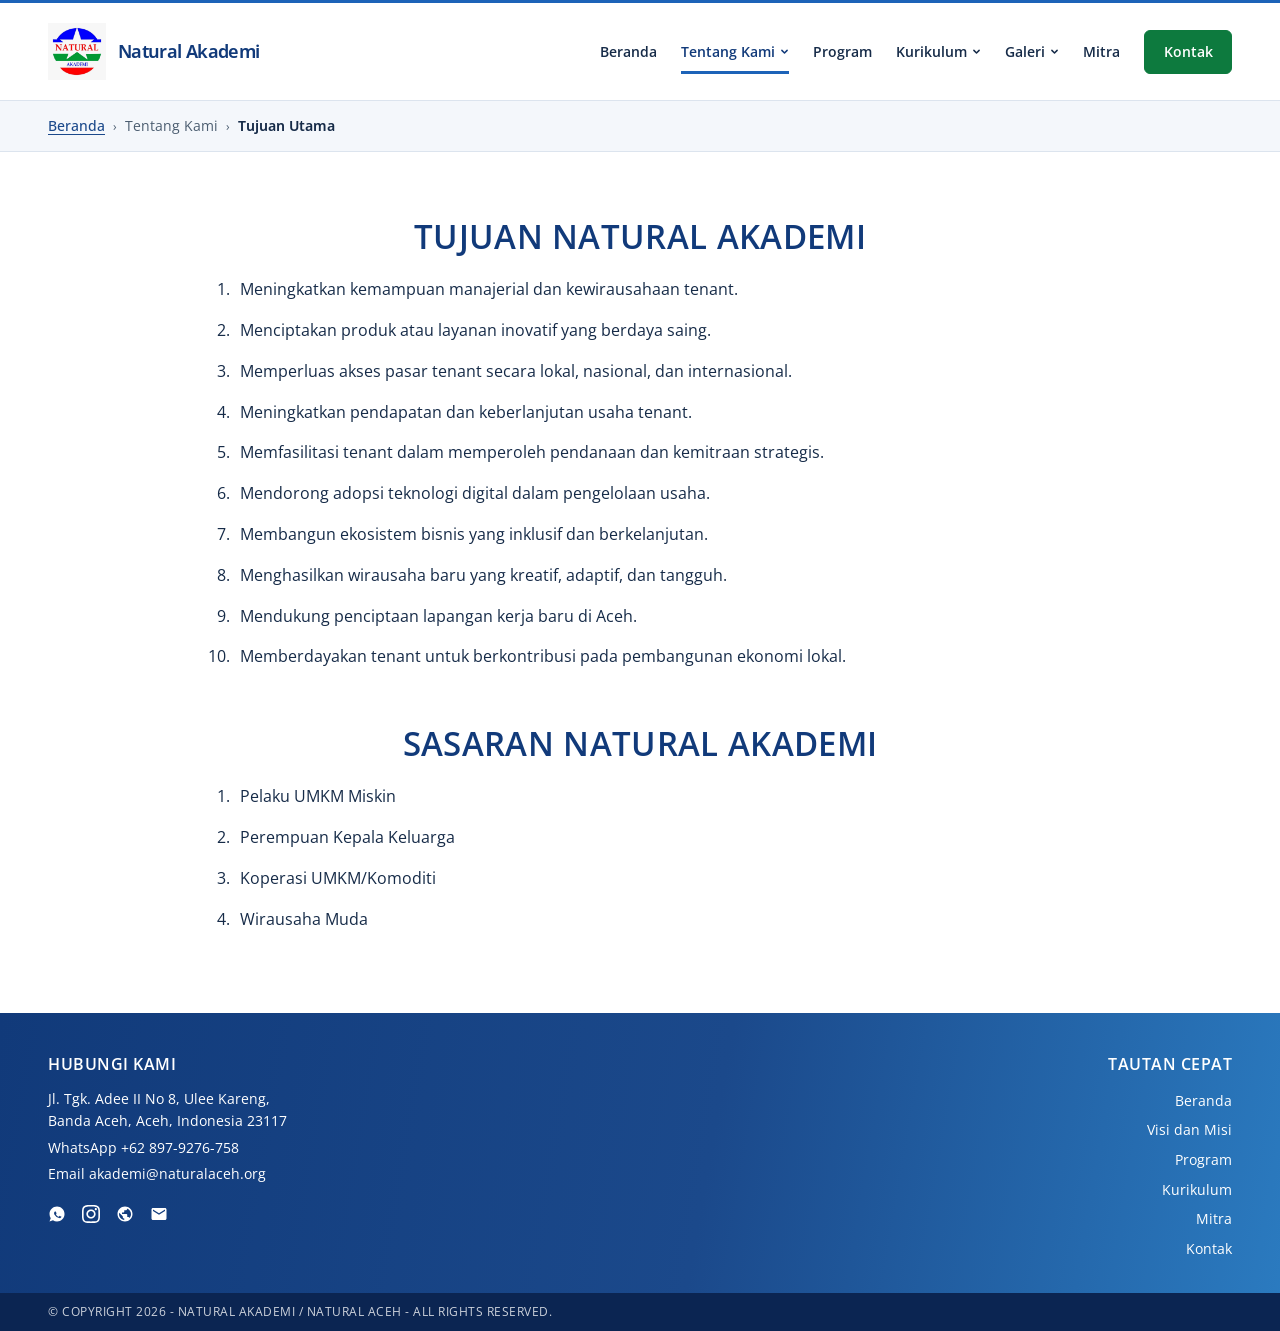
<file: tujuan-utama.html>
<!doctype html>
<html lang="id">
  <head>
    <meta charset="utf-8">
    <meta name="viewport" content="width=device-width, initial-scale=1">
    <meta name="theme-color" content="#1B498B">
    <meta name="description" content="Tujuan Utama Natural Akademi — Sasaran strategis inkubasi bisnis dan pemberdayaan wirausaha UMKM serta koperasi di Aceh.">
    <title>Tujuan Utama | Natural Akademi</title>
    <link rel="icon" type="image/jpeg" href="Informasi%20mengenai%20natural%20akademi/Natural%20akademi%20logo%201.jpeg">
    <link rel="preconnect" href="https://fonts.googleapis.com">
    <link rel="preconnect" href="https://fonts.gstatic.com" crossorigin>
    <link href="https://fonts.googleapis.com/css2?family=Open+Sans:wght@400;600&display=swap" rel="stylesheet">
    <link rel="stylesheet" href="styles.css">
    <script src="script.js" defer></script>
  </head>
  <body>
    <a class="skip-link" href="#main-content">Lewati navigasi</a>

    <header class="site-header">
      <div class="container header-inner">
        <a class="brand" href="index.html" aria-label="Natural Akademi — Beranda">
          <img src="Informasi%20mengenai%20natural%20akademi/Natural%20akademi%20logo%201.jpeg" width="1600" height="1596" alt="Logo Natural Akademi">
          <span>Natural <strong>Akademi</strong></span>
        </a>

        <button class="menu-toggle" type="button" aria-controls="primary-navigation" aria-expanded="false" hidden>
          <span class="menu-icon" aria-hidden="true"><span></span><span></span><span></span></span>
          <span class="visually-hidden menu-label">Buka menu navigasi</span>
        </button>

        <nav id="primary-navigation" class="navigation" aria-label="Navigasi utama">
          <ul>
            <li><a href="index.html">Beranda</a></li>
            <li class="nav-dropdown">
              <button
                class="dropdown-trigger"
                type="button"
                aria-expanded="false"
                aria-controls="dropdown-about"
                aria-haspopup="true"
                aria-current="true"
              >
                <span>Tentang Kami</span>
                <svg class="dropdown-chevron" width="9" height="9" viewBox="0 0 12 12" aria-hidden="true" focusable="false">
                  <path d="M2.5 4.5L6 8L9.5 4.5" fill="none" stroke="currentColor" stroke-width="2" stroke-linecap="round" stroke-linejoin="round"/>
                </svg>
              </button>
              <ul id="dropdown-about" class="dropdown-menu">
                <li><a href="visi-misi.html">Visi dan Misi</a></li>
                <li><a href="tujuan-utama.html" aria-current="page">Tujuan Utama</a></li>
                <li><a href="struktur-pengelola.html">Struktur Pengelola</a></li>
              </ul>
            </li>
            <li><a href="index.html#program">Program</a></li>
            <li class="nav-dropdown">
              <button
                class="dropdown-trigger"
                type="button"
                aria-expanded="false"
                aria-controls="dropdown-curriculum"
                aria-haspopup="true"
              >
                <span>Kurikulum</span>
                <svg class="dropdown-chevron" width="9" height="9" viewBox="0 0 12 12" aria-hidden="true" focusable="false">
                  <path d="M2.5 4.5L6 8L9.5 4.5" fill="none" stroke="currentColor" stroke-width="2" stroke-linecap="round" stroke-linejoin="round"/>
                </svg>
              </button>
              <ul id="dropdown-curriculum" class="dropdown-menu">
                <li><a href="kurikulum-inkubasi-umkm.html">Kurikulum Inkubasi UMKM</a></li>
                <li><a href="strategi-inkubasi-koperasi.html">Strategi Inkubasi Koperasi</a></li>
              </ul>
            </li>
            <li class="nav-dropdown">
              <button
                class="dropdown-trigger"
                type="button"
                aria-expanded="false"
                aria-controls="dropdown-gallery"
                aria-haspopup="true"
              >
                <span>Galeri</span>
                <svg class="dropdown-chevron" width="9" height="9" viewBox="0 0 12 12" aria-hidden="true" focusable="false">
                  <path d="M2.5 4.5L6 8L9.5 4.5" fill="none" stroke="currentColor" stroke-width="2" stroke-linecap="round" stroke-linejoin="round"/>
                </svg>
              </button>
              <ul id="dropdown-gallery" class="dropdown-menu">
                <li><a href="index.html#galeri-instagram">Galeri Instagram</a></li>
                <li><a href="galeri-photo.html">Galeri Photo</a></li>
              </ul>
            </li>
            <li><a href="mitra.html">Mitra</a></li>
            <li><a class="nav-contact" href="index.html#kontak">Kontak</a></li>
          </ul>
        </nav>
      </div>
    </header>

    <nav class="breadcrumb-nav" aria-label="Breadcrumb">
      <div class="container">
        <ol class="breadcrumb-list">
          <li><a href="index.html">Beranda</a></li>
          <li><span class="breadcrumb-sep" aria-hidden="true">›</span></li>
          <li><span>Tentang Kami</span></li>
          <li><span class="breadcrumb-sep" aria-hidden="true">›</span></li>
          <li aria-current="page">Tujuan Utama</li>
        </ol>
      </div>
    </nav>

    <main id="main-content" class="page-content" tabindex="-1">
      <div class="container">
        
        <div class="visi-misi-vertical">
          <!-- Blok Tujuan -->
          <section class="visi-block" aria-labelledby="tujuan-title">
            <h1 class="visi-misi-title" id="tujuan-title">TUJUAN NATURAL AKADEMI</h1>
            <ol class="misi-ordered-list">
              <li>Meningkatkan kemampuan manajerial dan kewirausahaan tenant.</li>
              <li>Menciptakan produk atau layanan inovatif yang berdaya saing.</li>
              <li>Memperluas akses pasar tenant secara lokal, nasional, dan internasional.</li>
              <li>Meningkatkan pendapatan dan keberlanjutan usaha tenant.</li>
              <li>Memfasilitasi tenant dalam memperoleh pendanaan dan kemitraan strategis.</li>
              <li>Mendorong adopsi teknologi digital dalam pengelolaan usaha.</li>
              <li>Membangun ekosistem bisnis yang inklusif dan berkelanjutan.</li>
              <li>Menghasilkan wirausaha baru yang kreatif, adaptif, dan tangguh.</li>
              <li>Mendukung penciptaan lapangan kerja baru di Aceh.</li>
              <li>Memberdayakan tenant untuk berkontribusi pada pembangunan ekonomi lokal.</li>
            </ol>
          </section>

          <!-- Blok Sasaran -->
          <section class="misi-block" aria-labelledby="sasaran-title">
            <h2 class="visi-misi-title" id="sasaran-title">SASARAN NATURAL AKADEMI</h2>
            <ol class="misi-ordered-list">
              <li>Pelaku UMKM Miskin</li>
              <li>Perempuan Kepala Keluarga</li>
              <li>Koperasi UMKM/Komoditi</li>
              <li>Wirausaha Muda</li>
            </ol>
          </section>
        </div>

      </div>
    </main>

    <footer class="site-footer" id="kontak" aria-labelledby="contact-title" tabindex="-1">
      <div class="footer-main-area">
        <div class="container footer-container">
          
          <!-- Kolom Kiri: HUBUNGI KAMI -->
          <div class="footer-col-left">
            <h2 class="footer-col-title" id="contact-title">HUBUNGI KAMI</h2>
            
            <div class="footer-contact-info">
              <p class="footer-info-item">
                Jl. Tgk. Adee II No 8, Ulee Kareng,<br>Banda Aceh, Aceh, Indonesia 23117
              </p>
              <p class="footer-info-item">
                <a href="https://wa.me/628979276758" target="_blank" rel="noopener noreferrer">WhatsApp +62 897-9276-758</a>
              </p>
              <p class="footer-info-item">
                <a href="mailto:akademi@naturalaceh.org">Email akademi@naturalaceh.org</a>
              </p>
            </div>

            <!-- Ikon Media Sosial Horizontal (Putih polos tanpa kotak/lingkaran) -->
            <div class="footer-social-row" aria-label="Media Sosial dan Kontak Resmi">
              <a class="footer-social-icon" href="https://wa.me/628979276758" target="_blank" rel="noopener noreferrer" aria-label="WhatsApp Natural Akademi">
                <svg width="18" height="18" viewBox="0 0 24 24" fill="currentColor" aria-hidden="true">
                  <path d="M12.031 2C6.511 2 2.016 6.496 2.016 12.016c0 1.954.56 3.86 1.625 5.517L2 22.031l4.633-1.602a9.99 9.99 0 0 0 5.398 1.579c5.52 0 10.016-4.496 10.016-10.016 0-5.52-4.496-9.992-10.016-9.992zm5.727 14.156c-.242.68-1.22 1.305-1.695 1.383-.446.078-1.016.14-3.14-.742-2.313-.961-3.797-3.32-3.914-3.477-.117-.156-.938-1.25-.938-2.383 0-1.133.586-1.688.805-1.922.21-.234.468-.297.625-.297.156 0 .312 0 .445.008.149.008.352-.055.555.43.211.5.719 1.758.781 1.883.063.125.102.273.016.438-.078.164-.117.273-.234.414-.117.14-.242.32-.344.43-.117.117-.242.242-.102.476.14.242.625 1.031 1.344 1.672.922.82 1.703 1.078 1.945 1.195.242.117.383.102.523-.062.14-.164.602-.703.766-.945.164-.242.328-.203.547-.117.219.078 1.39.656 1.633.781.242.117.406.18.468.281.063.102.063.586-.18 1.266z"/>
                </svg>
              </a>
              <a class="footer-social-icon" href="https://www.instagram.com/naturalaceh/" target="_blank" rel="noopener noreferrer" aria-label="Instagram Natural Aceh">
                <svg width="18" height="18" viewBox="0 0 24 24" fill="currentColor" aria-hidden="true">
                  <path d="M12 2.163c3.204 0 3.584.012 4.85.07 3.252.148 4.771 1.691 4.919 4.919.058 1.265.069 1.645.069 4.849 0 3.205-.012 3.584-.069 4.849-.149 3.225-1.664 4.771-4.919 4.919-1.266.058-1.644.07-4.85.07-3.204 0-3.584-.012-4.849-.07-3.26-.149-4.771-1.699-4.919-4.92-.058-1.265-.07-1.644-.07-4.849 0-3.204.013-3.583.07-4.849.149-3.227 1.664-4.771 4.919-4.919 1.266-.057 1.645-.069 4.849-.069zm0-2.163c-3.259 0-3.667.014-4.947.072-4.358.2-6.78 2.618-6.98 6.98-.059 1.281-.073 1.689-.073 4.948 0 3.259.014 3.668.072 4.948.2 4.358 2.618 6.78 6.98 6.98 1.281.058 1.689.072 4.948.072 3.259 0 3.668-.014 4.948-.072 4.354-.2 6.782-2.618 6.979-6.98.059-1.28.073-1.689.073-4.948 0-3.259-.014-3.667-.072-4.947-.196-4.354-2.617-6.78-6.979-6.98-1.281-.059-1.69-.073-4.949-.073zm0 5.838c-3.403 0-6.162 2.759-6.162 6.162s2.759 6.163 6.162 6.163 6.162-2.759 6.162-6.163c0-3.403-2.759-6.162-6.162-6.162zm0 10.162c-2.209 0-4-1.79-4-4 0-2.209 1.791-4 4-4s4 1.791 4 4c0 2.21-1.791 4-4 4zm6.406-11.845c-.796 0-1.441.645-1.441 1.44s.645 1.44 1.441 1.44c.795 0 1.439-.645 1.439-1.44s-.644-1.44-1.439-1.44z"/>
                </svg>
              </a>
              <a class="footer-social-icon" href="https://naturalaceh.org/" target="_blank" rel="noopener noreferrer" aria-label="Website Resmi Natural Aceh">
                <svg width="18" height="18" viewBox="0 0 24 24" fill="currentColor" aria-hidden="true">
                  <path d="M12 2C6.48 2 2 6.48 2 12s4.48 10 10 10 10-4.48 10-10S17.52 2 12 2zm-1 17.93c-3.95-.49-7-3.85-7-7.93 0-.62.08-1.21.21-1.79L9 15v1c0 1.1.9 2 2 2v1.93zm6.9-2.54c-.26-.81-1-1.39-1.9-1.39h-1v-3c0-.55-.45-1-1-1H8v-2h2c.55 0 1-.45 1-1V7h2c1.1 0 2-.9 2-2v-.41c2.93 1.19 5 4.06 5 7.41 0 2.08-.8 3.97-2.1 5.39z"/>
                </svg>
              </a>
              <a class="footer-social-icon" href="mailto:akademi@naturalaceh.org" aria-label="Email Natural Akademi">
                <svg width="18" height="18" viewBox="0 0 24 24" fill="currentColor" aria-hidden="true">
                  <path d="M20 4H4c-1.1 0-1.99.9-1.99 2L2 18c0 1.1.9 2 2 2h16c1.1 0 2-.9 2-2V6c0-1.1-.9-2-2-2zm0 4l-8 5-8-5V6l8 5 8-5v2z"/>
                </svg>
              </a>
            </div>
          </div>

          <!-- Kolom Kanan: TAUTAN CEPAT (Rata Kanan) -->
          <div class="footer-col-right">
            <h2 class="footer-col-title">TAUTAN CEPAT</h2>
            <nav class="footer-quick-links" aria-label="Tautan Cepat">
              <ul>
                <li><a href="index.html">Beranda</a></li>
                <li><a href="visi-misi.html">Visi dan Misi</a></li>
                <li><a href="index.html#program">Program</a></li>
                <li><a href="kurikulum-inkubasi-umkm.html">Kurikulum</a></li>
                <li><a href="mitra.html">Mitra</a></li>
                <li><a href="#kontak">Kontak</a></li>
              </ul>
            </nav>
          </div>

        </div>
      </div>

      <!-- Bar Copyright Paling Bawah -->
      <div class="footer-bottom-bar">
        <div class="container">
          <p class="footer-copyright-text">&copy; COPYRIGHT <span data-current-year>2026</span> - NATURAL AKADEMI / NATURAL ACEH - ALL RIGHTS RESERVED.</p>
        </div>
      </div>
    </footer>
  </body>
</html>
</file>
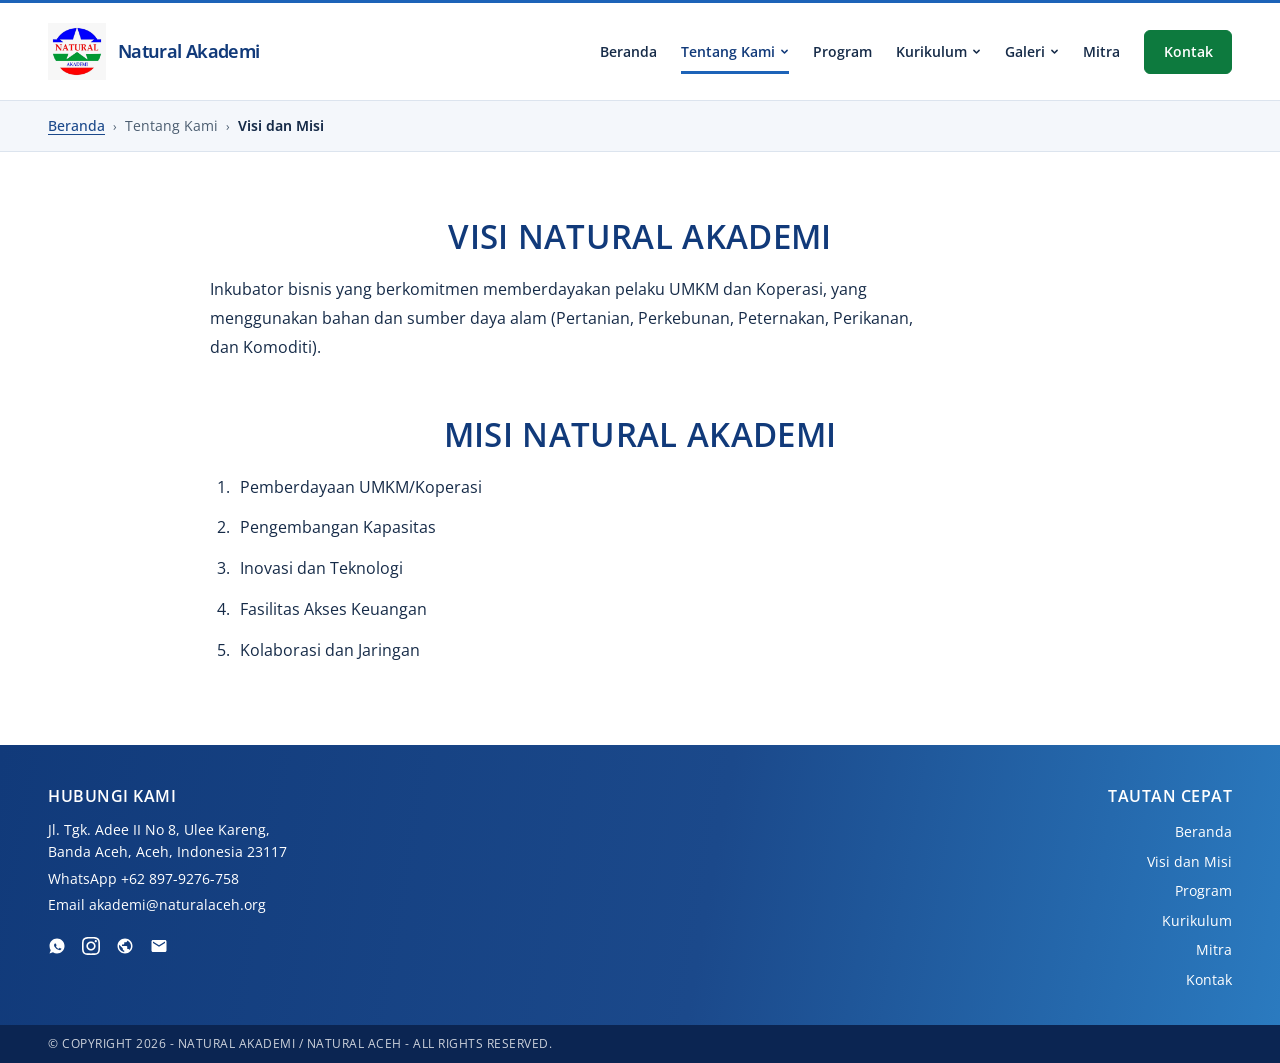
<file: visi-misi.html>
<!doctype html>
<html lang="id">
  <head>
    <meta charset="utf-8">
    <meta name="viewport" content="width=device-width, initial-scale=1">
    <meta name="theme-color" content="#1B498B">
    <meta name="description" content="Visi dan Misi Natural Akademi — Inkubator bisnis yang berkomitmen memberdayakan pelaku UMKM dan Koperasi berbasis potensi sumber daya alam Aceh.">
    <title>Visi dan Misi | Natural Akademi</title>
    <link rel="icon" type="image/jpeg" href="Informasi%20mengenai%20natural%20akademi/Natural%20akademi%20logo%201.jpeg">
    <link rel="preconnect" href="https://fonts.googleapis.com">
    <link rel="preconnect" href="https://fonts.gstatic.com" crossorigin>
    <link href="https://fonts.googleapis.com/css2?family=Open+Sans:wght@400;600&display=swap" rel="stylesheet">
    <link rel="stylesheet" href="styles.css">
    <script src="script.js" defer></script>
  </head>
  <body>
    <a class="skip-link" href="#main-content">Lewati navigasi</a>

    <header class="site-header">
      <div class="container header-inner">
        <a class="brand" href="index.html" aria-label="Natural Akademi — Beranda">
          <img src="Informasi%20mengenai%20natural%20akademi/Natural%20akademi%20logo%201.jpeg" width="1600" height="1596" alt="Logo Natural Akademi">
          <span>Natural <strong>Akademi</strong></span>
        </a>

        <button class="menu-toggle" type="button" aria-controls="primary-navigation" aria-expanded="false" hidden>
          <span class="menu-icon" aria-hidden="true"><span></span><span></span><span></span></span>
          <span class="visually-hidden menu-label">Buka menu navigasi</span>
        </button>

        <nav id="primary-navigation" class="navigation" aria-label="Navigasi utama">
          <ul>
            <li><a href="index.html">Beranda</a></li>
            <li class="nav-dropdown">
              <button
                class="dropdown-trigger"
                type="button"
                aria-expanded="false"
                aria-controls="dropdown-about"
                aria-haspopup="true"
                aria-current="true"
              >
                <span>Tentang Kami</span>
                <svg class="dropdown-chevron" width="9" height="9" viewBox="0 0 12 12" aria-hidden="true" focusable="false">
                  <path d="M2.5 4.5L6 8L9.5 4.5" fill="none" stroke="currentColor" stroke-width="2" stroke-linecap="round" stroke-linejoin="round"/>
                </svg>
              </button>
              <ul id="dropdown-about" class="dropdown-menu">
                <li><a href="visi-misi.html" aria-current="page">Visi dan Misi</a></li>
                <li><a href="tujuan-utama.html">Tujuan Utama</a></li>
                <li><a href="struktur-pengelola.html">Struktur Pengelola</a></li>
              </ul>
            </li>
            <li><a href="index.html#program">Program</a></li>
            <li class="nav-dropdown">
              <button
                class="dropdown-trigger"
                type="button"
                aria-expanded="false"
                aria-controls="dropdown-curriculum"
                aria-haspopup="true"
              >
                <span>Kurikulum</span>
                <svg class="dropdown-chevron" width="9" height="9" viewBox="0 0 12 12" aria-hidden="true" focusable="false">
                  <path d="M2.5 4.5L6 8L9.5 4.5" fill="none" stroke="currentColor" stroke-width="2" stroke-linecap="round" stroke-linejoin="round"/>
                </svg>
              </button>
              <ul id="dropdown-curriculum" class="dropdown-menu">
                <li><a href="kurikulum-inkubasi-umkm.html">Kurikulum Inkubasi UMKM</a></li>
                <li><a href="strategi-inkubasi-koperasi.html">Strategi Inkubasi Koperasi</a></li>
              </ul>
            </li>
            <li class="nav-dropdown">
              <button
                class="dropdown-trigger"
                type="button"
                aria-expanded="false"
                aria-controls="dropdown-gallery"
                aria-haspopup="true"
              >
                <span>Galeri</span>
                <svg class="dropdown-chevron" width="9" height="9" viewBox="0 0 12 12" aria-hidden="true" focusable="false">
                  <path d="M2.5 4.5L6 8L9.5 4.5" fill="none" stroke="currentColor" stroke-width="2" stroke-linecap="round" stroke-linejoin="round"/>
                </svg>
              </button>
              <ul id="dropdown-gallery" class="dropdown-menu">
                <li><a href="index.html#galeri-instagram">Galeri Instagram</a></li>
                <li><a href="galeri-photo.html">Galeri Photo</a></li>
              </ul>
            </li>
            <li><a href="mitra.html">Mitra</a></li>
            <li><a class="nav-contact" href="index.html#kontak">Kontak</a></li>
          </ul>
        </nav>
      </div>
    </header>

    <nav class="breadcrumb-nav" aria-label="Breadcrumb">
      <div class="container">
        <ol class="breadcrumb-list">
          <li><a href="index.html">Beranda</a></li>
          <li><span class="breadcrumb-sep" aria-hidden="true">›</span></li>
          <li><span>Tentang Kami</span></li>
          <li><span class="breadcrumb-sep" aria-hidden="true">›</span></li>
          <li aria-current="page">Visi dan Misi</li>
        </ol>
      </div>
    </nav>

    <main id="main-content" class="page-content" tabindex="-1">
      <div class="container">
        
        <div class="visi-misi-vertical">
          <!-- Blok Visi -->
          <section class="visi-block" aria-labelledby="visi-title">
            <h1 class="visi-misi-title" id="visi-title">VISI NATURAL AKADEMI</h1>
            <p class="visi-text">Inkubator bisnis yang berkomitmen memberdayakan pelaku UMKM dan Koperasi, yang menggunakan bahan dan sumber daya alam (Pertanian, Perkebunan, Peternakan, Perikanan, dan Komoditi).</p>
          </section>

          <!-- Blok Misi -->
          <section class="misi-block" aria-labelledby="misi-title">
            <h2 class="visi-misi-title" id="misi-title">MISI NATURAL AKADEMI</h2>
            <ol class="misi-ordered-list">
              <li>Pemberdayaan UMKM/Koperasi</li>
              <li>Pengembangan Kapasitas</li>
              <li>Inovasi dan Teknologi</li>
              <li>Fasilitas Akses Keuangan</li>
              <li>Kolaborasi dan Jaringan</li>
            </ol>
          </section>
        </div>

      </div>
    </main>

    <footer class="site-footer" id="kontak" aria-labelledby="contact-title" tabindex="-1">
      <div class="footer-main-area">
        <div class="container footer-container">
          
          <!-- Kolom Kiri: HUBUNGI KAMI -->
          <div class="footer-col-left">
            <h2 class="footer-col-title" id="contact-title">HUBUNGI KAMI</h2>
            
            <div class="footer-contact-info">
              <p class="footer-info-item">
                Jl. Tgk. Adee II No 8, Ulee Kareng,<br>Banda Aceh, Aceh, Indonesia 23117
              </p>
              <p class="footer-info-item">
                <a href="https://wa.me/628979276758" target="_blank" rel="noopener noreferrer">WhatsApp +62 897-9276-758</a>
              </p>
              <p class="footer-info-item">
                <a href="mailto:akademi@naturalaceh.org">Email akademi@naturalaceh.org</a>
              </p>
            </div>

            <!-- Ikon Media Sosial Horizontal (Putih polos tanpa kotak/lingkaran) -->
            <div class="footer-social-row" aria-label="Media Sosial dan Kontak Resmi">
              <a class="footer-social-icon" href="https://wa.me/628979276758" target="_blank" rel="noopener noreferrer" aria-label="WhatsApp Natural Akademi">
                <svg width="18" height="18" viewBox="0 0 24 24" fill="currentColor" aria-hidden="true">
                  <path d="M12.031 2C6.511 2 2.016 6.496 2.016 12.016c0 1.954.56 3.86 1.625 5.517L2 22.031l4.633-1.602a9.99 9.99 0 0 0 5.398 1.579c5.52 0 10.016-4.496 10.016-10.016 0-5.52-4.496-9.992-10.016-9.992zm5.727 14.156c-.242.68-1.22 1.305-1.695 1.383-.446.078-1.016.14-3.14-.742-2.313-.961-3.797-3.32-3.914-3.477-.117-.156-.938-1.25-.938-2.383 0-1.133.586-1.688.805-1.922.21-.234.468-.297.625-.297.156 0 .312 0 .445.008.149.008.352-.055.555.43.211.5.719 1.758.781 1.883.063.125.102.273.016.438-.078.164-.117.273-.234.414-.117.14-.242.32-.344.43-.117.117-.242.242-.102.476.14.242.625 1.031 1.344 1.672.922.82 1.703 1.078 1.945 1.195.242.117.383.102.523-.062.14-.164.602-.703.766-.945.164-.242.328-.203.547-.117.219.078 1.39.656 1.633.781.242.117.406.18.468.281.063.102.063.586-.18 1.266z"/>
                </svg>
              </a>
              <a class="footer-social-icon" href="https://www.instagram.com/naturalaceh/" target="_blank" rel="noopener noreferrer" aria-label="Instagram Natural Aceh">
                <svg width="18" height="18" viewBox="0 0 24 24" fill="currentColor" aria-hidden="true">
                  <path d="M12 2.163c3.204 0 3.584.012 4.85.07 3.252.148 4.771 1.691 4.919 4.919.058 1.265.069 1.645.069 4.849 0 3.205-.012 3.584-.069 4.849-.149 3.225-1.664 4.771-4.919 4.919-1.266.058-1.644.07-4.85.07-3.204 0-3.584-.012-4.849-.07-3.26-.149-4.771-1.699-4.919-4.92-.058-1.265-.07-1.644-.07-4.849 0-3.204.013-3.583.07-4.849.149-3.227 1.664-4.771 4.919-4.919 1.266-.057 1.645-.069 4.849-.069zm0-2.163c-3.259 0-3.667.014-4.947.072-4.358.2-6.78 2.618-6.98 6.98-.059 1.281-.073 1.689-.073 4.948 0 3.259.014 3.668.072 4.948.2 4.358 2.618 6.78 6.98 6.98 1.281.058 1.689.072 4.948.072 3.259 0 3.668-.014 4.948-.072 4.354-.2 6.782-2.618 6.979-6.98.059-1.28.073-1.689.073-4.948 0-3.259-.014-3.667-.072-4.947-.196-4.354-2.617-6.78-6.979-6.98-1.281-.059-1.69-.073-4.949-.073zm0 5.838c-3.403 0-6.162 2.759-6.162 6.162s2.759 6.163 6.162 6.163 6.162-2.759 6.162-6.163c0-3.403-2.759-6.162-6.162-6.162zm0 10.162c-2.209 0-4-1.79-4-4 0-2.209 1.791-4 4-4s4 1.791 4 4c0 2.21-1.791 4-4 4zm6.406-11.845c-.796 0-1.441.645-1.441 1.44s.645 1.44 1.441 1.44c.795 0 1.439-.645 1.439-1.44s-.644-1.44-1.439-1.44z"/>
                </svg>
              </a>
              <a class="footer-social-icon" href="https://naturalaceh.org/" target="_blank" rel="noopener noreferrer" aria-label="Website Resmi Natural Aceh">
                <svg width="18" height="18" viewBox="0 0 24 24" fill="currentColor" aria-hidden="true">
                  <path d="M12 2C6.48 2 2 6.48 2 12s4.48 10 10 10 10-4.48 10-10S17.52 2 12 2zm-1 17.93c-3.95-.49-7-3.85-7-7.93 0-.62.08-1.21.21-1.79L9 15v1c0 1.1.9 2 2 2v1.93zm6.9-2.54c-.26-.81-1-1.39-1.9-1.39h-1v-3c0-.55-.45-1-1-1H8v-2h2c.55 0 1-.45 1-1V7h2c1.1 0 2-.9 2-2v-.41c2.93 1.19 5 4.06 5 7.41 0 2.08-.8 3.97-2.1 5.39z"/>
                </svg>
              </a>
              <a class="footer-social-icon" href="mailto:akademi@naturalaceh.org" aria-label="Email Natural Akademi">
                <svg width="18" height="18" viewBox="0 0 24 24" fill="currentColor" aria-hidden="true">
                  <path d="M20 4H4c-1.1 0-1.99.9-1.99 2L2 18c0 1.1.9 2 2 2h16c1.1 0 2-.9 2-2V6c0-1.1-.9-2-2-2zm0 4l-8 5-8-5V6l8 5 8-5v2z"/>
                </svg>
              </a>
            </div>
          </div>

          <!-- Kolom Kanan: TAUTAN CEPAT (Rata Kanan) -->
          <div class="footer-col-right">
            <h2 class="footer-col-title">TAUTAN CEPAT</h2>
            <nav class="footer-quick-links" aria-label="Tautan Cepat">
              <ul>
                <li><a href="index.html">Beranda</a></li>
                <li><a href="visi-misi.html">Visi dan Misi</a></li>
                <li><a href="index.html#program">Program</a></li>
                <li><a href="kurikulum-inkubasi-umkm.html">Kurikulum</a></li>
                <li><a href="mitra.html">Mitra</a></li>
                <li><a href="#kontak">Kontak</a></li>
              </ul>
            </nav>
          </div>

        </div>
      </div>

      <!-- Bar Copyright Paling Bawah -->
      <div class="footer-bottom-bar">
        <div class="container">
          <p class="footer-copyright-text">&copy; COPYRIGHT <span data-current-year>2026</span> - NATURAL AKADEMI / NATURAL ACEH - ALL RIGHTS RESERVED.</p>
        </div>
      </div>
    </footer>
  </body>
</html>
</file>
<file: styles.css>
@import url('https://fonts.googleapis.com/css2?family=Open+Sans:wght@400;600;700&display=swap');

:root {
  color-scheme: light;
  --color-brand-blue: #1D63B8;
  --color-brand-green: #1D63B8;
  --color-primary: #1B498B;
  --color-primary-dark: #113A7A;
  --color-primary-darker: #0B2552;
  --color-green: #019934;
  --color-blue: var(--color-primary);
  --color-blue-dark: var(--color-primary-dark);
  --color-text: #162b48;
  --color-muted: #4b5d70;
  --color-white: #ffffff;
  --color-surface: #f4f7fb;
  --color-surface-subtle: #eaf0f8;
  --color-border: #dce4ee;
  --color-focus: #113A7A;
  --container-width: 1240px;
  --header-height: 100px;
  --in-oklab: ;
}

@supports (background: linear-gradient(in oklab, white, black)) {
  :root {
    --in-oklab: in oklab;
  }
}

*,
*::before,
*::after { box-sizing: border-box; }

html { scroll-behavior: smooth; scroll-padding-top: calc(var(--scroll-header-height, var(--header-height)) + 24px); }
body { margin: 0; font-family: 'Open Sans', system-ui, -apple-system, 'Segoe UI', Roboto, sans-serif; color: var(--color-text); background: var(--color-white); line-height: 1.6; }
h1, h2, .visi-misi-title, .tenant-title, .program-title, .about-title, .curriculum-title, .section-heading { text-wrap: balance; }
.hero-tagline, .visi-text, .misi-ordered-list li, .curriculum-pillar-text, .photo-gallery-desc, .gallery-ig-subtitle, .partner-lead, .tenant-note { text-wrap: pretty; }
button, a { -webkit-tap-highlight-color: transparent; }
button { font: inherit; }
a { color: inherit; text-decoration: none; }
img { display: block; max-width: 100%; height: auto; }
button, a { touch-action: manipulation; }
:focus-visible { outline: 3px solid var(--color-focus); outline-offset: 5px; }
[hidden] { display: none !important; }
.container { width: min(var(--container-width), calc(100% - 96px)); margin-inline: auto; }
.visually-hidden { position: absolute; width: 1px; height: 1px; padding: 0; margin: -1px; overflow: hidden; clip-path: inset(50%); white-space: nowrap; border: 0; }
.skip-link { position: fixed; z-index: 100; top: 12px; left: 16px; padding: 12px 20px; color: var(--color-white); background: var(--color-primary-dark); transform: translateY(-180%); }
.skip-link:focus { transform: translateY(0); }

.site-header { position: sticky; top: 0; z-index: 20; border-top: 3px solid var(--color-brand-green); border-bottom: 1px solid var(--color-border); background: rgba(255, 255, 255, 0.96); backdrop-filter: blur(10px); -webkit-backdrop-filter: blur(10px); }
.header-inner { min-height: calc(var(--header-height) - 3px); display: flex; align-items: center; justify-content: space-between; gap: 24px; }
.brand { display: flex; align-items: center; gap: 12px; flex-shrink: 0; }
.brand img { width: 58px; height: 58px; object-fit: contain; }
.brand > span { color: var(--color-primary-dark); font-size: 1.125rem; font-weight: 650; letter-spacing: -.035em; }
.brand strong { font-weight: 650; }
.navigation ul { display: flex; align-items: center; gap: 24px; margin: 0; padding: 0; list-style: none; }
.navigation li { display: flex; align-items: center; }
.navigation a,
.dropdown-trigger { position: relative; display: inline-flex; align-items: center; min-height: 44px; padding: 8px 0; margin: 0; border: 0; background: transparent; color: var(--color-text); font-family: inherit; font-size: .875rem; font-weight: 600; line-height: 1.5; letter-spacing: normal; text-transform: none; white-space: nowrap; cursor: pointer; text-decoration: none; transition: color .15s ease; }
.navigation a:hover,
.dropdown-trigger:hover,
.dropdown-trigger:focus-visible,
.nav-dropdown.is-open .dropdown-trigger { color: var(--color-primary); text-decoration: underline; text-underline-offset: 7px; }
.dropdown-trigger { gap: 5px; }
.dropdown-trigger:hover,
.dropdown-trigger:focus-visible,
.nav-dropdown.is-open .dropdown-trigger { text-decoration: none; }
.navigation a:active,
.dropdown-trigger:active { color: var(--color-primary-dark); }
.navigation a[aria-current],
.dropdown-trigger[aria-current="true"] { color: var(--color-primary-dark); }
.navigation a[aria-current]::after,
.dropdown-trigger[aria-current="true"]::after { position: absolute; right: 0; bottom: 0; left: 0; height: 3px; background: var(--color-brand-green); content: ""; }
.navigation .nav-contact { justify-content: center; min-width: 88px; padding-inline: 18px; border: 1px solid #0D7A3E; background-color: #0D7A3E; color: #FFFFFF; border-radius: 6px; transition: background-color .15s ease, color .15s ease, border-color .15s ease; }
.navigation .nav-contact:hover, .navigation .nav-contact:focus-visible { text-decoration: none; background-color: #095C2E; color: #FFFFFF; border-color: #095C2E; }
.navigation .nav-contact:active { background-color: #074723; color: #FFFFFF; border-color: #074723; }

/* Dropdown Navigation - Vertikal Standar Menurun ke Bawah (Ringkas & Proporsional) */
.nav-dropdown { position: relative; display: flex; align-items: center; }
.dropdown-chevron { width: 9px; height: 9px; color: inherit; transition: transform .2s ease; pointer-events: none; display: inline-block; flex-shrink: 0; }
.dropdown-trigger[aria-expanded="true"] .dropdown-chevron,
.nav-dropdown.is-open .dropdown-chevron { transform: rotate(180deg); }
.dropdown-menu { position: absolute; top: 100%; left: 0; display: flex; flex-direction: column; min-width: 190px; width: max-content; margin: 0; padding: 0; list-style: none; background-color: var(--color-primary-dark); border: none; border-radius: 0 0 8px 8px; box-shadow: 0 10px 28px rgba(17, 58, 122, 0.22), 0 3px 8px rgba(17, 58, 122, 0.12); opacity: 0; visibility: hidden; transform: translateY(-4px); transition: opacity .18s ease, transform .18s ease, visibility .18s ease; pointer-events: none; z-index: 50; overflow: hidden; }
.dropdown-menu::before { content: ""; position: absolute; top: -8px; left: 0; right: 0; height: 8px; }
.nav-dropdown.is-open .dropdown-menu,
.dropdown-trigger[aria-expanded="true"] + .dropdown-menu { opacity: 1; visibility: visible; transform: translateY(0); pointer-events: auto; }
.dropdown-menu li { display: block; width: 100%; margin: 0; padding: 0; border-bottom: 1px solid rgba(255, 255, 255, 0.12); }
.dropdown-menu li:last-child { border-bottom: none; }
.dropdown-menu a { display: flex; align-items: center; width: 100%; padding: 9px 16px; color: #ffffff; font-family: inherit; font-size: .8125rem; font-weight: 550; line-height: 1.4; text-transform: none; letter-spacing: normal; text-decoration: none; white-space: nowrap; background-color: transparent; border-left: 3px solid transparent; transition: background-color .15s ease, border-left-color .15s ease, color .15s ease; }
.dropdown-menu a:hover,
.dropdown-menu a:focus-visible { color: #ffffff; background-color: #1D70B8; border-left-color: var(--color-green); text-decoration: none; padding-left: 16px; }
.dropdown-menu a[aria-current="page"] { color: #ffffff; font-weight: 650; background-color: #1D70B8; border-left-color: var(--color-green); }
.dropdown-menu a[aria-current="page"]::after { display: none; }
.menu-toggle { display: none; align-items: center; justify-content: center; width: 48px; height: 48px; padding: 12px; color: var(--color-primary-dark); border: 1px solid var(--color-border); border-radius: 6px; background: var(--color-white); cursor: pointer; }
.menu-toggle:hover { background: var(--color-surface); border-color: var(--color-primary); }
.menu-toggle:active, .menu-toggle[aria-expanded="true"] { color: var(--color-white); background: var(--color-primary); border-color: var(--color-primary); }
.menu-icon { display: grid; gap: 5px; width: 22px; }
.menu-icon span { display: block; width: 100%; height: 2px; background: currentColor; }
.menu-toggle[aria-expanded="true"] .menu-icon span:first-child { transform: translateY(7px) rotate(45deg); }
.menu-toggle[aria-expanded="true"] .menu-icon span:nth-child(2) { opacity: 0; }
.menu-toggle[aria-expanded="true"] .menu-icon span:last-child { transform: translateY(-7px) rotate(-45deg); }

/* Header Actions & Round Translate Button */
.header-actions {
  display: flex;
  align-items: center;
  gap: 14px;
  flex-shrink: 0;
}
.navigation {
  margin-left: auto;
}
.lang-toggle-btn {
  display: inline-flex;
  align-items: center;
  justify-content: center;
  width: 44px;
  height: 44px;
  padding: 0;
  margin: 0;
  border: 2px solid #CBD5E1;
  border-radius: 50%;
  background-color: #FFFFFF;
  cursor: pointer;
  box-shadow: 0 2px 8px rgba(15, 23, 42, 0.08);
  transition: transform 0.25s cubic-bezier(0.34, 1.56, 0.64, 1),
              box-shadow 0.25s ease,
              border-color 0.25s ease;
  position: relative;
  flex-shrink: 0;
}
.lang-toggle-btn:hover {
  transform: scale(1.08);
  border-color: #1B498B;
  box-shadow: 0 4px 14px rgba(27, 73, 139, 0.25);
}
.lang-toggle-btn:focus-visible {
  outline: 2px solid #1B498B;
  outline-offset: 3px;
}
.lang-toggle-btn:active {
  transform: scale(0.93);
}
.lang-toggle-btn.is-en {
  border-color: #0D7A3E;
  box-shadow: 0 2px 10px rgba(13, 122, 62, 0.28);
}
.lang-toggle-btn.is-en:hover {
  border-color: #095C2E;
  box-shadow: 0 4px 14px rgba(13, 122, 62, 0.35);
}
.lang-flag-circle {
  display: flex;
  align-items: center;
  justify-content: center;
  width: 100%;
  height: 100%;
}
.lang-flag-svg {
  display: block;
  overflow: visible;
}
.lang-badge-circle {
  transition: fill 0.25s ease;
}
.lang-badge-text {
  user-select: none;
  pointer-events: none;
}
.lang-toggle-btn.is-en .lang-badge-circle {
  fill: #0D7A3E;
}

.hero { position: relative; isolation: isolate; overflow: hidden; background: #111111; border-bottom: 1px solid var(--color-border); }
.hero-video { position: absolute; inset: 0; z-index: 0; width: 100%; height: 100%; object-fit: cover; pointer-events: none; }
.hero::before { position: absolute; inset: 0; z-index: 1; background: linear-gradient(90deg, rgba(0, 0, 0, 0.38) 0%, rgba(0, 0, 0, 0.16) 55%, rgba(0, 0, 0, 0) 100%); pointer-events: none; content: ""; }
.hero-inner { position: relative; z-index: 2; display: grid; grid-template-columns: minmax(0, 1fr); align-items: center; min-height: min(740px, calc(100svh - var(--header-height))); padding-block: 88px 104px; }
.hero-content { position: relative; z-index: 1; min-width: 0; overflow-wrap: break-word; }
.brand-rule { display: flex; width: 56px; height: 4px; margin-bottom: 24px; gap: 4px; border-radius: 2px; overflow: hidden; }
.brand-rule span { flex: 1; background: #60a5fa; border-radius: 2px; }
.brand-rule span:nth-child(2) { background: var(--color-brand-blue); }
.brand-rule span:last-child { background: var(--color-white); }
h1 { margin: 0 0 25px; color: var(--color-primary-dark); font-size: clamp(3.25rem, 5.3vw, 4.75rem); font-weight: 700; line-height: 1.08; letter-spacing: -.055em; }
h1 span { display: block; color: var(--color-primary); }
.hero-tagline { max-width: 570px; margin: 0; color: var(--color-muted); font-size: 1.125rem; line-height: 1.85; }
.hero-actions { display: flex; flex-wrap: wrap; gap: 14px; margin-top: 36px; }
.button { display: inline-flex; align-items: center; justify-content: center; min-height: 52px; padding: 13px 23px; border: 1px solid var(--color-primary); border-radius: 6px; font-size: .9375rem; font-weight: 600; line-height: 1.5; text-align: center; transition: background-color .15s ease, color .15s ease, border-color .15s ease; }
.button-primary { color: var(--color-white); background: var(--color-primary); }
.button-primary:hover { background: var(--color-primary-dark); border-color: var(--color-primary-dark); }
.button-primary:active { background: var(--color-primary-dark); box-shadow: inset 0 0 0 2px var(--color-white); }
.button-secondary { color: var(--color-primary); background: var(--color-white); }
.button-secondary:hover { background: var(--color-surface-subtle); }
.button-secondary:active { color: var(--color-white); background: var(--color-primary); }

.hero h1, .hero h1 span { color: var(--color-white); }
.hero h1 { text-shadow: 0 2px 12px rgba(0, 0, 0, 0.35); }
.hero .hero-tagline { color: #16c653; text-shadow: 0 2px 10px rgba(0, 0, 0, 0.75), 0 1px 3px rgba(0, 0, 0, 0.85); }
.hero .button-primary { color: #FFFFFF; background-color: #0D7A3E; border-color: #0D7A3E; }
.hero .button-primary:hover, .hero .button-primary:focus-visible { color: #FFFFFF; background-color: #095C2E; border-color: #095C2E; }
.hero .button-primary:active { color: #FFFFFF; background-color: #074723; border-color: #074723; }
.hero .button-secondary { color: var(--color-white); background: transparent; border-color: var(--color-white); }
.hero .button-secondary:hover, .hero .button-secondary:active { color: var(--color-primary-dark); background: var(--color-white); }
.hero :focus-visible { outline-color: var(--color-white); }

@media (min-width: 1600px) { .hero-inner { min-height: 760px; } }
@media (max-width: 1150px) {
  .container { width: calc(100% - 64px); }
  .navigation ul { gap: 16px; }
  .brand > span { max-width: 85px; line-height: 1.2; }
}
@media (max-width: 1023px) {
  :root { --header-height: 84px; }
  .header-inner { flex-wrap: wrap; gap: 0 16px; }
  .header-actions { margin-left: auto; gap: 10px; }
  .lang-toggle-btn { width: 40px; height: 40px; }
  .lang-flag-svg { width: 32px; height: 32px; }
  .brand > span { max-width: none; }
  .brand img { width: 52px; height: 52px; }
  .menu-toggle:not([hidden]) { display: inline-flex; }
  .navigation { position: absolute; top: 100%; right: 0; left: 0; padding: 12px 32px 18px; border-bottom: 1px solid var(--color-border); background: var(--color-white); box-shadow: 0 12px 24px -16px var(--color-primary-dark); }
  .navigation ul { display: grid; gap: 4px; }
  .navigation li { display: block; width: 100%; }
  .navigation a,
  .dropdown-trigger { min-height: 48px; padding: 10px 14px; border-radius: 6px; font-size: .875rem; font-weight: 600; line-height: 1.5; letter-spacing: normal; text-transform: none; width: 100%; }
  .navigation a[aria-current] { background: var(--color-surface); }
  .navigation a[aria-current]::after { inset: 10px auto 10px 0; width: 3px; height: auto; }
  .navigation .nav-contact { justify-content: center; margin-top: 6px; border: 1px solid #0D7A3E; padding-inline: 14px; background-color: #0D7A3E; color: #FFFFFF; border-radius: 6px; }
  .navigation .nav-contact:hover, .navigation .nav-contact:focus-visible { background-color: #095C2E; border-color: #095C2E; color: #FFFFFF; text-decoration: none; }
  .nav-dropdown { width: 100%; display: block; }
  .dropdown-trigger { justify-content: space-between; }
  .dropdown-trigger:hover, .dropdown-trigger[aria-expanded="true"], .nav-dropdown.is-open .dropdown-trigger { background: var(--color-surface); color: var(--color-primary); }
  .dropdown-trigger[aria-current="true"] { background: var(--color-surface); color: var(--color-primary-dark); }
  .dropdown-trigger[aria-current="true"]::after { inset: 10px auto 10px 0; width: 3px; height: auto; }
  .dropdown-menu { position: static; min-width: 0; width: 100%; margin: 6px 0 8px 0; padding: 0; border: none; border-radius: 8px; box-shadow: 0 4px 12px rgba(17, 58, 122, 0.22); background-color: var(--color-primary-dark); display: none; opacity: 1; visibility: visible; transform: none; pointer-events: auto; overflow: hidden; }
  .dropdown-menu::before { display: none; }
  .nav-dropdown.is-open .dropdown-menu, .dropdown-trigger[aria-expanded="true"] + .dropdown-menu { display: flex; flex-direction: column; }
  .dropdown-menu li { border-bottom: 1px solid rgba(255, 255, 255, 0.12); }
  .dropdown-menu li:last-child { border-bottom: none; }
  .dropdown-menu a { padding: 9px 14px; border-radius: 0; color: #ffffff; font-size: .8125rem; font-weight: 550; text-transform: none; letter-spacing: normal; background-color: transparent; border-left: 3px solid transparent; }
  .dropdown-menu a:hover, .dropdown-menu a:focus-visible, .dropdown-menu a[aria-current="page"] { color: #ffffff; background-color: #1D70B8; border-left-color: var(--color-green); }
  .navigation:not([hidden]) { max-height: calc(100dvh - var(--header-height)); overflow-y: auto; }
  .hero-inner { min-height: 680px; padding-block: 64px 80px; }
  .hero-tagline { font-size: 1.0625rem; }
}
@media (max-width: 700px) {
  .container { width: calc(100% - 40px); }
  .hero-inner { min-height: auto; padding-block: 40px 64px; }
  h1 { font-size: clamp(3.25rem, 11vw, 4.5rem); margin-bottom: 20px; }
  .hero-tagline { line-height: 1.8; }
  .hero-actions { margin-top: 28px; gap: 12px; }
  .button { flex: 1 1 200px; }
}
@media (prefers-reduced-motion: reduce) {
  html { scroll-behavior: auto; }
  *, *::before, *::after { transition: none !important; }
}
@media (forced-colors: active) {
  .site-header { border-bottom-color: CanvasText; }
  .dropdown-menu { border: 1px solid CanvasText; }
  .navigation a[aria-current]::after,
  .dropdown-trigger[aria-current="true"]::after { background: Highlight; }
}

/* Data tenant: compact 7-column single row layout on desktop */
.tenant-section { padding-block: 72px; background: var(--color-surface); }
.tenant-container { width: min(1320px, 95%); margin-inline: auto; }
.tenant-title { margin: 0 auto 32px; font-family: 'Open Sans', system-ui, -apple-system, 'Segoe UI', Roboto, sans-serif; color: #1B498B; font-size: clamp(1.75rem, 4vw, 2.0625rem); font-weight: 600; letter-spacing: .01em; line-height: 1.3; text-transform: uppercase; text-align: center; }
.tenant-grid { display: grid; grid-template-columns: repeat(7, minmax(0, 1fr)); gap: 10px; margin: 0; }
.tenant-card { display: flex; flex-direction: column; align-items: flex-start; gap: 2px; min-width: 0; padding: 12px 10px; border: 1px solid #E5E7EB; border-radius: 10px; background-color: #FFFFFF; box-shadow: 0 1px 3px rgba(0, 0, 0, 0.04); transition: transform .2s ease, box-shadow .2s ease, border-color .2s ease; }
.tenant-card:hover { transform: translateY(-2px); border-color: var(--color-brand-green); box-shadow: 0 6px 16px rgba(27, 73, 139, 0.08); }
.tenant-icon { display: inline-flex; align-items: center; justify-content: center; width: 30px; height: 30px; border-radius: 8px; margin-bottom: 6px; flex-shrink: 0; }
.tenant-icon svg { width: 16px; height: 16px; }
.tenant-icon--blue { background-color: #DBEAFE; color: #2563EB; }
.tenant-icon--purple { background-color: #F3E8FF; color: #9333EA; }
.tenant-icon--green { background-color: #DCFCE7; color: #16A34A; }
.tenant-icon--amber { background-color: #FEF3C7; color: #D97706; }
.tenant-icon--teal { background-color: #CCFBF1; color: #0D9488; }
.tenant-icon--pink { background-color: #FCE7F3; color: #DB2777; }
.tenant-icon--indigo { background-color: #E0E7FF; color: #4F46E5; }
.tenant-card dd.tenant-number { order: 0; display: flex; flex-direction: column; align-items: flex-start; margin: 0; color: #0F172A; font-size: 1.1875rem; font-weight: 700; font-variant-numeric: tabular-nums; line-height: 1.2; letter-spacing: -.02em; }
.tenant-card dt.tenant-label { order: 1; margin: 4px 0 2px; color: #0F172A; font-size: 0.8125rem; font-weight: 600; line-height: 1.3; overflow-wrap: anywhere; }
.tenant-card dd.tenant-desc { order: 2; margin: 0; color: #64748B; font-size: 0.6875rem; font-weight: 400; line-height: 1.4; overflow-wrap: anywhere; }
.tenant-note { max-width: 65ch; margin: 20px 0 0; color: var(--color-muted); font-size: .875rem; line-height: 1.7; }

@media (max-width: 1024px) {
  .tenant-grid { grid-template-columns: repeat(4, minmax(0, 1fr)); gap: 12px; }
}
@media (max-width: 640px) {
  .tenant-section { padding-block: 48px; }
  .tenant-title { margin-bottom: 20px; }
  .tenant-grid { grid-template-columns: repeat(2, minmax(0, 1fr)); gap: 10px; }
}

/* Tentang Kami */
.about-section { padding-block: 84px; background: var(--color-white); }
.about-title { margin: 0 0 32px; color: var(--color-primary-dark); font-size: clamp(1.75rem, 3vw, 2.25rem); line-height: 1.25; letter-spacing: -.025em; }
.about-section h3 { margin: 0 0 20px; color: var(--color-primary-dark); font-size: 1.375rem; line-height: 1.4; }
.about-overview { display: grid; grid-template-columns: repeat(2, minmax(0, 1fr)); gap: 48px; }
.about-vision { min-width: 0; padding: 28px; border-left: 3px solid var(--color-brand-green); border-radius: 6px; background: var(--color-surface); }
.about-vision p { margin: 0; color: var(--color-text); font-size: 1.125rem; line-height: 1.85; overflow-wrap: anywhere; }
.about-mission { min-width: 0; padding-block: 28px; }
.about-mission-list { display: grid; gap: 12px; margin: 0; padding-left: 24px; }
.about-mission-list li { padding-left: 4px; overflow-wrap: anywhere; }
.about-mission-list li::marker { color: var(--color-primary); }
.about-goals, .about-management { margin-top: 56px; padding-top: 40px; border-top: 1px solid var(--color-border); }
.about-goals-list { display: grid; grid-template-columns: repeat(2, minmax(0, 1fr)); gap: 0 48px; margin: 0; padding-left: 24px; }
.about-goals-list li { min-width: 0; padding: 14px 0 14px 4px; color: var(--color-muted); overflow-wrap: anywhere; }
.about-goals-list li::marker { color: var(--color-primary); }
.about-team { display: grid; grid-template-columns: repeat(3, minmax(0, 1fr)); gap: 20px; margin: 24px 0 0; }
.about-person { min-width: 0; padding: 24px; border: 1px solid var(--color-border); border-radius: 8px; background: var(--color-white); box-shadow: 0 1px 3px rgba(27, 73, 139, 0.03), 0 4px 12px rgba(27, 73, 139, 0.03); overflow-wrap: anywhere; }
.about-person dt { margin-bottom: 8px; color: var(--color-muted); font-size: .875rem; font-weight: 600; }
.about-person dd { margin: 0; color: var(--color-primary-dark); font-size: 1.125rem; font-weight: 650; line-height: 1.6; }
.about-person-lead { grid-column: 1 / -1; border-top: 3px solid var(--color-brand-green); background: var(--color-surface); }

@media (max-width: 1023px) {
  .about-overview { gap: 28px; }
  .about-team { grid-template-columns: repeat(2, minmax(0, 1fr)); }
}
@media (max-width: 700px) {
  .about-section { padding-block: 52px; }
  .about-title { margin-bottom: 24px; }
  .about-overview, .about-goals-list, .about-team { grid-template-columns: minmax(0, 1fr); }
  .about-overview { gap: 28px; }
  .about-vision { padding: 24px; }
  .about-mission { padding-block: 0; }
  .about-goals, .about-management { margin-top: 36px; padding-top: 32px; }
  .about-team { gap: 16px; }
}

/* Layanan & Program Inkubasi */
.program-section { padding-block: 84px; background: var(--color-white); border-top: 1px solid var(--color-border); }
.program-title { margin: 0 auto 32px; font-family: 'Open Sans', system-ui, -apple-system, 'Segoe UI', Roboto, sans-serif; color: #1B498B; font-size: clamp(1.75rem, 4vw, 2.0625rem); font-weight: 600; letter-spacing: .01em; line-height: 1.3; text-transform: uppercase; text-align: center; }
.program-grid { display: grid; grid-template-columns: repeat(3, minmax(0, 1fr)); gap: 24px; margin: 0; padding: 0; list-style: none; }
.program-card { display: flex; flex-direction: column; align-items: stretch; min-width: 0; padding: 24px; border: 1px solid #E5E7EB; border-radius: 12px; background-color: #FFFFFF; box-shadow: 0 1px 3px rgba(15, 23, 42, 0.03), 0 4px 12px rgba(15, 23, 42, 0.03); transition: transform .2s ease, box-shadow .2s ease, border-color .2s ease; }
.program-card:hover { transform: translateY(-2px); border-color: #BFDBFE; box-shadow: 0 10px 24px rgba(27, 73, 139, 0.08); }
.program-card-header { display: flex; align-items: flex-start; justify-content: space-between; gap: 12px; width: 100%; }
.program-icon { display: inline-flex; align-items: center; justify-content: center; width: 44px; height: 44px; border-radius: 10px; background-color: #EFF6FF; color: #1B498B; flex-shrink: 0; }
.program-icon svg { width: 22px; height: 22px; }
.program-number { color: #E2E8F0; font-size: 1.3125rem; font-weight: 700; line-height: 1; font-variant-numeric: tabular-nums; user-select: none; }
.program-card h3,
.program-card-title { margin: 16px 0 8px; color: #0F172A; font-size: 1rem; font-weight: 700; line-height: 1.4; overflow-wrap: anywhere; }
.program-card-desc { margin: 0; color: #64748B; font-size: 0.84375rem; font-weight: 400; line-height: 1.6; overflow-wrap: anywhere; }

@media (max-width: 1023px) {
  .program-grid { grid-template-columns: repeat(2, minmax(0, 1fr)); gap: 20px; }
}
@media (max-width: 700px) {
  .program-section { padding-block: 52px; }
  .program-title { margin-bottom: 24px; }
  .program-grid { grid-template-columns: minmax(0, 1fr); gap: 16px; }
}

/* Kurikulum & Strategi Inkubasi */
.curriculum-section { padding-block: 84px; background: var(--color-white); }
.curriculum-title { margin: 0 0 32px; color: var(--color-primary-dark); font-size: clamp(1.75rem, 3vw, 2.25rem); line-height: 1.25; letter-spacing: -.025em; }
.curriculum-tabs { min-width: 0; }
.curriculum-tablist { display: grid; grid-template-columns: repeat(2, minmax(0, 1fr)); gap: 8px; padding: 8px; border: 1px solid var(--color-border); border-radius: 8px; background: var(--color-surface); }
.curriculum-tab { min-width: 0; min-height: 56px; padding: 14px 20px; border: 2px solid transparent; border-radius: 6px; color: var(--color-primary-dark); background: transparent; font-size: 1rem; font-weight: 600; line-height: 1.6; overflow-wrap: anywhere; cursor: pointer; }
.curriculum-tab:hover { border-color: var(--color-primary); }
.curriculum-tab[aria-selected="true"] { border-color: var(--color-primary); color: var(--color-white); background: var(--color-primary); }
.curriculum-tab:active { border-color: var(--color-primary-dark); color: var(--color-white); background: var(--color-primary-dark); }
.curriculum-tab:focus-visible { outline-offset: 2px; }
.curriculum-panel { min-width: 0; margin-top: 24px; padding: 32px; border: 1px solid var(--color-border); border-radius: 8px; overflow-wrap: anywhere; }
.curriculum-duration { display: inline-block; margin: 0 0 28px; padding: 8px 14px; border-left: 3px solid var(--color-brand-green); border-radius: 4px; color: var(--color-primary-dark); background: var(--color-surface); font-size: .9375rem; font-weight: 600; }
.curriculum-content { display: grid; grid-template-columns: 1.35fr 1fr; gap: 40px; }
.curriculum-materials, .curriculum-methods { min-width: 0; }
.curriculum-panel h3 { margin: 0 0 16px; color: var(--color-primary-dark); font-size: 1.375rem; line-height: 1.4; }
.curriculum-list { display: grid; gap: 12px; margin: 0; padding-left: 24px; color: var(--color-muted); }
.curriculum-list li { min-width: 0; padding-left: 4px; }
.curriculum-list li::marker { color: var(--color-primary); font-weight: 600; }
.curriculum-methods .curriculum-list li::marker { color: var(--color-primary); }
.curriculum-concept { margin: 0 0 28px; color: var(--color-primary-dark); font-size: 1.125rem; font-weight: 600; line-height: 1.8; }
.curriculum-pillars { grid-template-columns: repeat(2, minmax(0, 1fr)); column-gap: 48px; row-gap: 24px; }

@media (max-width: 700px) {
  .curriculum-section { padding-block: 52px; }
  .curriculum-title { margin-bottom: 24px; }
  .curriculum-tablist { gap: 6px; padding: 6px; }
  .curriculum-tab { padding: 12px 8px; font-size: .875rem; }
  .curriculum-panel { margin-top: 20px; padding: 24px 20px; }
  .curriculum-content, .curriculum-pillars { grid-template-columns: minmax(0, 1fr); }
  .curriculum-content { gap: 32px; }
}

/* Footer & Kontak (LPDB Compact Style: 16px Titles, 14px Text/Links, 18px Icons, Left-Aligned Copyright) */
.site-footer {
  padding: 0;
  color: #ffffff;
  background: linear-gradient(100deg var(--in-oklab), #113A7A 0%, #1B498B 55%, #2B7BC0 100%);
  font-family: 'Open Sans', system-ui, -apple-system, 'Segoe UI', Roboto, sans-serif;
  overflow-wrap: anywhere;
}

.footer-main-area {
  padding-block: 40px 32px;
}

.footer-container {
  display: flex;
  justify-content: space-between;
  align-items: flex-start;
  gap: 48px;
}

.footer-col-left {
  flex: 1 1 58%;
  max-width: 620px;
  text-align: left;
}

.footer-col-right {
  flex: 0 0 auto;
  min-width: 200px;
  text-align: right;
}

.footer-col-title {
  margin: 0 0 12px;
  color: #ffffff;
  font-size: 1rem; /* 16px */
  font-weight: 600;
  letter-spacing: 0.5px;
  text-transform: uppercase;
  line-height: 1.4;
}

.footer-contact-info {
  display: flex;
  flex-direction: column;
  gap: 4px;
  color: #ffffff;
  font-size: 0.875rem; /* 14px */
  font-weight: 400;
  line-height: 1.6;
}

.footer-org-name {
  margin: 0 0 4px;
  font-size: 0.875rem; /* 14px */
  font-weight: 400;
  line-height: 1.6;
}

.footer-org-name strong {
  font-weight: 400;
}

.footer-address-group {
  display: flex;
  flex-direction: column;
  gap: 4px;
  margin-bottom: 4px;
}

.footer-direct-contacts {
  display: flex;
  flex-direction: column;
  gap: 4px;
}

.footer-info-item {
  margin: 0;
  color: #ffffff;
  font-size: 0.875rem; /* 14px */
  font-weight: 400;
  line-height: 1.6;
}

.footer-info-label {
  font-weight: 400;
  color: #ffffff;
}

.footer-contact-info a {
  color: #ffffff;
  text-decoration: none;
  transition: opacity .15s ease;
}

.footer-contact-info a:hover {
  opacity: 0.85;
}

/* Social Media Icons (Putih polos tanpa kotak/lingkaran) */
.footer-social-row {
  display: flex;
  align-items: center;
  gap: 16px;
  margin-top: 20px;
}

.footer-social-icon {
  display: inline-flex;
  align-items: center;
  justify-content: center;
  color: #ffffff;
  background: transparent;
  padding: 0;
  border: none;
  transition: transform .18s ease, opacity .18s ease;
}

.footer-social-icon:hover {
  transform: translateY(-2px);
  opacity: 0.85;
}

.footer-social-icon svg {
  width: 18px;
  height: 18px;
  fill: currentColor;
}

/* Quick Links (Rata Kanan) */
.footer-quick-links ul {
  list-style: none;
  margin: 0;
  padding: 0;
  display: flex;
  flex-direction: column;
  gap: 4px;
  text-align: right;
}

.footer-quick-links li {
  margin: 0;
}

.footer-quick-links a {
  display: inline-block;
  color: #ffffff;
  font-size: 0.875rem; /* 14px */
  font-weight: 400;
  line-height: 1.6;
  text-decoration: none;
  transition: opacity .15s ease;
}

.footer-quick-links a:hover {
  opacity: 0.85;
  text-decoration: underline;
  text-underline-offset: 3px;
}

/* Bottom Bar Copyright (Rata Kiri) */
.footer-bottom-bar {
  background-color: #0B2552;
  padding-block: 10px;
  text-align: left;
}

.footer-copyright-text {
  margin: 0;
  color: rgba(255, 255, 255, 0.8);
  font-size: 0.75rem; /* 12px */
  font-weight: 400;
  letter-spacing: 0.5px;
  text-transform: uppercase;
  line-height: 1.5;
  text-align: left;
}

/* Responsive Footer */
@media (max-width: 820px) {
  .footer-container {
    flex-direction: column;
    gap: 28px;
  }
  
  .footer-col-left {
    max-width: 100%;
  }

  .footer-col-right {
    text-align: left;
    width: 100%;
  }

  .footer-quick-links ul {
    text-align: left;
  }
}

/* ==========================================================
   Halaman Tambahan (Visi Misi, Tujuan Utama, Struktur Pengelola)
   ========================================================== */

/* Breadcrumb */
.breadcrumb-nav { padding-block: 14px; background: var(--color-surface); border-bottom: 1px solid var(--color-border); font-size: .875rem; }
.breadcrumb-list { display: flex; flex-wrap: wrap; align-items: center; gap: 8px; margin: 0; padding: 0; list-style: none; color: var(--color-muted); }
.breadcrumb-list a { color: var(--color-primary); text-decoration: underline; text-underline-offset: 3px; font-weight: 500; }
.breadcrumb-list a:hover { color: var(--color-primary-dark); text-decoration-thickness: 2px; }
.breadcrumb-list [aria-current="page"] { color: var(--color-text); font-weight: 650; }
.breadcrumb-sep { color: var(--color-muted); font-size: .75rem; }

/* Subpage Hero */
.page-hero { padding-block: 56px 48px; background: linear-gradient(180deg var(--in-oklab), var(--color-surface) 0%, #ffffff 100%); border-bottom: 1px solid var(--color-border); }
.page-hero h1 { margin: 0 0 16px; color: var(--color-primary-dark); font-size: clamp(2.25rem, 4.5vw, 3.25rem); font-weight: 700; line-height: 1.15; letter-spacing: -.035em; }
.page-hero-subtitle { max-width: 72ch; margin: 0; color: var(--color-muted); font-size: 1.125rem; line-height: 1.75; }

/* Subpage Main Content Area */
.page-content { padding-block: 64px 80px; background: var(--color-white); }
.page-section { margin-bottom: 64px; }
.page-section:last-child { margin-bottom: 0; }
.section-heading { margin: 0 0 28px; color: var(--color-primary-dark); font-size: clamp(1.5rem, 2.5vw, 2rem); line-height: 1.3; letter-spacing: -.02em; }
.section-desc { max-width: 68ch; margin: -16px 0 32px; color: var(--color-muted); font-size: 1rem; line-height: 1.7; }

/* Halaman Profil Vertikal Bersih: Visi-Misi & Tujuan-Sasaran (Open Sans, Kontainer di Tengah, Judul di Tengah, Isi Rata Kiri) */
.visi-misi-vertical,
.visi-misi-grid,
.tujuan-sasaran-vertical {
  display: flex;
  flex-direction: column;
  gap: 52px; /* Jarak vertikal pemisah 48px - 56px antar blok */
  max-width: 860px;
  margin-inline: auto; /* Memposisikan kontainer tepat di tengah halaman */
  font-family: 'Open Sans', system-ui, -apple-system, 'Segoe UI', Roboto, sans-serif;
}
.visi-block,
.misi-block,
.tujuan-block,
.sasaran-block,
.visi-card,
.misi-card-box {
  width: 100%;
  padding: 0;
  margin: 0;
  background: transparent;
  border: none;
  border-top: none;
  border-radius: 0;
  box-shadow: none;
}
.visi-misi-title {
  margin: 0 0 16px;
  font-family: 'Open Sans', system-ui, -apple-system, 'Segoe UI', Roboto, sans-serif;
  color: var(--color-primary-dark);
  font-size: clamp(1.75rem, 4vw, 2.0625rem); /* Sekitar 32px - 34px (2.0625rem = 33px) */
  font-weight: 600;
  letter-spacing: .01em;
  line-height: 1.3;
  text-transform: uppercase;
  text-align: center; /* Judul tetap berada di tengah */
}
.visi-text {
  margin: 0;
  font-family: 'Open Sans', system-ui, -apple-system, 'Segoe UI', Roboto, sans-serif;
  color: var(--color-text);
  font-size: 1rem; /* 16px */
  font-weight: 400;
  line-height: 1.8;
  max-width: 82ch;
  text-align: left; /* Isi teks tetap rata kiri */
}
.misi-ordered-list {
  display: grid;
  gap: 12px;
  margin: 0;
  padding-left: 24px;
  text-align: left; /* Isi daftar poin tetap rata kiri */
}
.misi-ordered-list li {
  padding-left: 6px;
  font-family: 'Open Sans', system-ui, -apple-system, 'Segoe UI', Roboto, sans-serif;
  color: var(--color-text);
  font-size: 1rem; /* 16px */
  font-weight: 400;
  line-height: 1.8;
  text-align: left;
}
.misi-ordered-list li::marker {
  font-family: 'Open Sans', system-ui, -apple-system, 'Segoe UI', Roboto, sans-serif;
  color: var(--color-text);
  font-weight: 400; /* Ketebalan normal (bukan bold) */
  font-size: 1rem;
}

/* Halaman Detail Kurikulum & Strategi Inkubasi */
.curriculum-detail-container {
  display: flex;
  flex-direction: column;
  gap: 36px;
  max-width: 920px;
  margin-inline: auto;
  font-family: 'Open Sans', system-ui, -apple-system, 'Segoe UI', Roboto, sans-serif;
}
.curriculum-badge-wrapper {
  display: flex;
  flex-direction: column;
  align-items: center;
  gap: 12px;
  text-align: center;
  margin-bottom: 8px;
}
.curriculum-subheading {
  margin: 0 0 16px;
  color: var(--color-primary);
  font-family: 'Open Sans', system-ui, -apple-system, 'Segoe UI', Roboto, sans-serif;
  font-size: 1.25rem; /* 20px */
  font-weight: 600;
  line-height: 1.4;
}
.curriculum-concept-text {
  margin: 0;
  color: var(--color-primary);
  font-family: 'Open Sans', system-ui, -apple-system, 'Segoe UI', Roboto, sans-serif;
  font-size: 1.0625rem; /* 17px */
  font-weight: 600;
  line-height: 1.6;
  text-align: center;
}
.curriculum-bullet-list {
  display: grid;
  gap: 12px;
  margin: 0;
  padding-left: 24px;
  list-style: disc;
  text-align: left;
}
.curriculum-bullet-list li {
  padding-left: 6px;
  font-family: 'Open Sans', system-ui, -apple-system, 'Segoe UI', Roboto, sans-serif;
  color: var(--color-text);
  font-size: 1rem;
  font-weight: 400;
  line-height: 1.8;
}
.curriculum-bullet-list li::marker {
  color: var(--color-primary);
}
.curriculum-pillars-grid {
  display: grid;
  grid-template-columns: repeat(2, minmax(0, 1fr));
  gap: 20px;
  margin: 0;
  padding: 0;
  list-style: none;
}
.curriculum-pillar-card {
  display: flex;
  flex-direction: column;
  gap: 8px;
  padding: 22px 20px;
  background: var(--color-white);
  border: 1px solid var(--color-border);
  border-left: 4px solid var(--color-brand-green);
  border-radius: 8px;
  box-shadow: 0 2px 10px rgba(27, 73, 139, 0.05);
}
.curriculum-pillar-number {
  color: var(--color-primary);
  font-size: 0.8125rem;
  font-weight: 700;
  text-transform: uppercase;
  letter-spacing: 0.5px;
}
.curriculum-pillar-text {
  margin: 0;
  color: var(--color-text);
  font-size: 0.9375rem;
  line-height: 1.7;
}
@media (max-width: 768px) {
  .curriculum-pillars-grid {
    grid-template-columns: minmax(0, 1fr);
  }
}

/* Section Mitra di Beranda (Seamless Infinite Horizontal Marquee) */
.partner-home-section {
  padding-block: 84px;
  background: var(--color-white);
  border-top: 1px solid var(--color-border);
}
.partner-home-section .partner-section {
  max-width: 1240px;
}
.partner-marquee {
  --marquee-gap: 44px;
  position: relative;
  width: 100%;
  overflow: hidden;
  padding-block: 12px;
  background-color: #FFFFFF;
  -webkit-mask-image: linear-gradient(to right, transparent, black 8%, black 92%, transparent);
  mask-image: linear-gradient(to right, transparent, black 8%, black 92%, transparent);
}
.partner-marquee-track {
  display: flex;
  flex-wrap: nowrap;
  align-items: center;
  width: max-content;
  gap: var(--marquee-gap);
  animation: marqueeScroll 45s linear infinite;
  will-change: transform;
}
.partner-marquee:hover .partner-marquee-track,
.partner-marquee:focus-within .partner-marquee-track {
  animation-play-state: paused;
}
.partner-marquee-list {
  display: flex;
  flex-wrap: nowrap;
  align-items: center;
  gap: var(--marquee-gap);
  margin: 0;
  padding: 0;
  list-style: none;
  flex-shrink: 0;
}
.partner-marquee-item {
  display: flex;
  align-items: center;
  justify-content: center;
  flex-shrink: 0;
  height: 80px;
  padding: 8px 16px;
  background-color: #FFFFFF;
  border-radius: 8px;
  transition: transform .2s ease;
}
.partner-marquee-item:hover {
  transform: scale(1.06);
}
.partner-marquee-item img {
  height: 60px;
  max-height: 60px;
  width: auto;
  max-width: 165px;
  object-fit: contain;
  display: block;
}
@keyframes marqueeScroll {
  0% {
    transform: translate3d(0, 0, 0);
  }
  100% {
    transform: translate3d(calc(-50% - (var(--marquee-gap) / 2)), 0, 0);
  }
}
@media (max-width: 700px) {
  .partner-home-section {
    padding-block: 52px 56px;
  }
  .partner-marquee {
    --marquee-gap: 32px;
  }
  .partner-marquee-item {
    height: 68px;
    padding: 6px 12px;
  }
  .partner-marquee-item img {
    height: 50px;
    max-height: 50px;
    max-width: 135px;
  }
}

/* Halaman Mitra (Partner Logo Showcase) */
.partner-section {
  display: flex;
  flex-direction: column;
  gap: 32px;
  max-width: 1100px;
  margin-inline: auto;
  font-family: 'Open Sans', system-ui, -apple-system, 'Segoe UI', Roboto, sans-serif;
}
.partner-grid {
  display: grid;
  grid-template-columns: repeat(5, minmax(0, 1fr));
  gap: 20px;
  margin: 0;
  padding: 0;
  list-style: none;
}
.partner-card {
  display: flex;
  align-items: center;
  justify-content: center;
  background: var(--color-white);
  border: 1px solid var(--color-border);
  border-radius: 8px;
  padding: 16px 20px;
  height: 110px;
  box-shadow: 0 1px 3px rgba(27, 73, 139, 0.03), 0 4px 10px rgba(27, 73, 139, 0.03);
  transition: transform .2s ease, box-shadow .2s ease, border-color .2s ease;
}
.partner-card:hover {
  transform: translateY(-3px);
  border-color: var(--color-brand-green);
  box-shadow: 0 8px 18px rgba(27, 73, 139, 0.12);
}
.partner-card img {
  max-width: 100%;
  max-height: 72px;
  width: auto;
  height: auto;
  object-fit: contain;
  transition: transform .2s ease;
}
.partner-card:hover img {
  transform: scale(1.05);
}
@media (max-width: 1024px) {
  .partner-grid {
    grid-template-columns: repeat(4, minmax(0, 1fr));
    gap: 16px;
  }
  .partner-card {
    height: 100px;
    padding: 14px 16px;
  }
  .partner-card img {
    max-height: 60px;
  }
}
@media (max-width: 768px) {
  .partner-grid {
    grid-template-columns: repeat(3, minmax(0, 1fr));
    gap: 14px;
  }
  .partner-card {
    height: 90px;
    padding: 12px 14px;
  }
  .partner-card img {
    max-height: 52px;
  }
}
@media (max-width: 480px) {
  .partner-grid {
    grid-template-columns: repeat(2, minmax(0, 1fr));
    gap: 12px;
  }
  .partner-card {
    height: 80px;
    padding: 10px 12px;
  }
  .partner-card img {
    max-height: 46px;
  }
}

/* Goals 9 Cards Grid */
.goals-grid { display: grid; grid-template-columns: repeat(3, minmax(0, 1fr)); gap: 24px; margin: 0; padding: 0; list-style: none; }
.goal-card { padding: 28px 24px; background: var(--color-white); border: 1px solid var(--color-border); border-top: 3px solid var(--color-brand-green); border-radius: 8px; display: flex; flex-direction: column; gap: 14px; box-shadow: 0 1px 3px rgba(27, 73, 139, 0.03), 0 4px 12px rgba(27, 73, 139, 0.03); transition: transform .2s ease, box-shadow .2s ease; }
.goal-card:hover { transform: translateY(-3px); box-shadow: 0 12px 24px -6px rgba(27, 73, 139, 0.08); }
.goal-num { display: inline-flex; align-items: center; justify-content: center; min-width: 40px; min-height: 40px; padding-inline: 8px; background: var(--color-surface-subtle); color: var(--color-primary-dark); font-weight: 700; font-size: .9375rem; border-radius: 6px; }
.goal-card h3 { margin: 0; font-size: 1.125rem; color: var(--color-primary-dark); line-height: 1.45; font-weight: 650; }
.goal-card p { margin: 0; color: var(--color-muted); font-size: .9375rem; line-height: 1.65; }

/* Impact Box on Goals Page */
.impact-box { margin-top: 56px; padding: 40px; background: var(--color-surface); border: 1px solid var(--color-border); border-radius: 8px; }
.impact-box h3 { margin: 0 0 20px; color: var(--color-primary-dark); font-size: 1.375rem; font-weight: 650; }
.impact-points { display: grid; grid-template-columns: repeat(2, minmax(0, 1fr)); gap: 16px 32px; margin: 0; padding-left: 20px; color: var(--color-muted); }
.impact-points li { line-height: 1.65; }
.impact-points li::marker { color: var(--color-primary); font-weight: bold; }

/* Bagan Struktur Organisasi (Org Chart) - Pure HTML & CSS */
.org-section-container {
  max-width: 1040px;
  margin-inline: auto;
  display: flex;
  flex-direction: column;
  gap: 36px;
  font-family: 'Open Sans', system-ui, -apple-system, 'Segoe UI', Roboto, sans-serif;
}
.org-chart-wrapper {
  width: 100%;
  overflow-x: auto;
  padding: 12px 8px 36px;
  -webkit-overflow-scrolling: touch;
}
.org-scroll-hint {
  display: none;
  margin: 0 0 16px;
  font-size: 0.8125rem;
  color: var(--color-muted);
  text-align: center;
  font-style: italic;
}
@media (max-width: 900px) {
  .org-scroll-hint {
    display: block;
  }
}
.org-chart {
  min-width: 860px;
  max-width: 940px;
  margin-inline: auto;
  display: flex;
  flex-direction: column;
  align-items: center;
  position: relative;
}

/* Base Card Styling */
.org-card {
  display: flex;
  flex-direction: column;
  align-items: center;
  justify-content: center;
  text-align: center;
  padding: 14px 18px;
  border-radius: 10px;
  box-sizing: border-box;
  transition: transform .2s ease, box-shadow .2s ease;
}
.org-card:hover {
  transform: translateY(-2px);
}
.org-card .org-name {
  font-weight: 700;
  line-height: 1.35;
  letter-spacing: .02em;
}
.org-card .org-role {
  font-weight: 700;
  line-height: 1.35;
  letter-spacing: .05em;
  margin-top: 4px;
}

/* Level 1: Ketua (Posisi Tengah) */
.org-level-1 {
  display: flex;
  justify-content: center;
  width: 100%;
}
.org-card-ketua {
  width: 280px;
  background-color: var(--color-white);
  border: 2px solid var(--color-primary);
  box-shadow: 0 4px 16px rgba(27, 73, 139, 0.12);
}
.org-card-ketua .org-name {
  color: var(--color-primary-dark);
  font-size: 1.0625rem;
}
.org-card-ketua .org-role {
  color: var(--color-primary);
  font-size: 0.875rem;
}

/* Level 2: Sekretaris & Bendahara */
.org-level-2 {
  width: 100%;
  display: flex;
  justify-content: center;
}
.org-staff-row {
  display: flex;
  align-items: center;
  justify-content: center;
  width: 100%;
}
.org-card-staff {
  width: 230px;
  background-color: var(--color-primary);
  color: #FFFFFF;
  box-shadow: 0 4px 14px rgba(27, 73, 139, 0.22);
}
.org-card-staff .org-name {
  color: #FFFFFF;
  font-size: 0.9375rem;
}
.org-card-staff .org-role {
  color: rgba(255, 255, 255, 0.92);
  font-size: 0.8125rem;
}
.org-staff-junction {
  position: relative;
  width: 140px;
  height: 68px;
  display: flex;
  align-items: center;
  justify-content: center;
}
.org-line-v-thru {
  position: absolute;
  top: 0;
  bottom: 0;
  width: 2px;
  background-color: var(--color-primary);
  left: 50%;
  transform: translateX(-50%);
}
.org-line-h-cross {
  position: absolute;
  left: 0;
  right: 0;
  height: 2px;
  background-color: var(--color-primary);
  top: 50%;
  transform: translateY(-50%);
}

/* Level 3: 4 Manajer (Sejajar Horizontal) */
.org-level-3 {
  width: 100%;
}
.org-managers-grid {
  display: grid;
  grid-template-columns: repeat(4, 1fr);
  gap: 20px;
  width: 100%;
}
.org-card-manager {
  background-color: #1D63B8;
  color: #FFFFFF;
  box-shadow: 0 4px 14px rgba(29, 99, 184, 0.2);
  padding: 14px 10px;
  min-height: 72px;
}
.org-card-manager .org-name {
  color: #FFFFFF;
  font-size: 0.875rem;
}
.org-card-manager .org-role {
  color: rgba(255, 255, 255, 0.92);
  font-size: 0.75rem;
}

/* Level 4: Mentor & Co Mentor */
.org-level-4 {
  display: flex;
  justify-content: center;
  width: 100%;
}
.org-card-mentor {
  width: 290px;
  background-color: var(--color-primary-dark);
  color: #FFFFFF;
  box-shadow: 0 4px 16px rgba(17, 58, 122, 0.25);
  padding: 16px 20px;
}
.org-card-mentor .org-name {
  color: #FFFFFF;
  font-size: 1rem;
  letter-spacing: .04em;
}

/* Connector Lines & Arrows */
.org-stem-down {
  width: 2px;
  height: 28px;
  background-color: var(--color-primary);
  margin-inline: auto;
}
.org-distributor-top {
  position: relative;
  width: 100%;
  display: flex;
  flex-direction: column;
  align-items: center;
}
.org-h-bar-managers {
  position: relative;
  width: 100%;
  height: 2px;
}
.org-h-bar-managers::before {
  content: "";
  position: absolute;
  top: 0;
  left: calc(12.5% - 7.5px);
  right: calc(12.5% - 7.5px);
  height: 2px;
  background-color: var(--color-primary);
}
.org-drop-grid {
  display: grid;
  grid-template-columns: repeat(4, 1fr);
  gap: 20px;
  width: 100%;
}
.org-drop-cell {
  display: flex;
  flex-direction: column;
  align-items: center;
}
.org-drop-cell .org-v-line {
  width: 2px;
  height: 18px;
  background-color: var(--color-primary);
}
.org-arrow-down {
  width: 0;
  height: 0;
  border-left: 5px solid transparent;
  border-right: 5px solid transparent;
  border-top: 7px solid var(--color-primary);
}
.org-gather-bottom {
  position: relative;
  width: 100%;
  display: flex;
  flex-direction: column;
  align-items: center;
}
.org-rise-grid {
  display: grid;
  grid-template-columns: repeat(4, 1fr);
  gap: 20px;
  width: 100%;
}
.org-rise-cell {
  display: flex;
  justify-content: center;
}
.org-rise-cell .org-v-line {
  width: 2px;
  height: 22px;
  background-color: var(--color-primary);
}
.org-stem-to-mentor {
  display: flex;
  flex-direction: column;
  align-items: center;
}
.org-stem-to-mentor .org-v-line {
  width: 2px;
  height: 20px;
  background-color: var(--color-primary);
}

/* Related Pages Cross Navigation */
.related-nav { margin-top: 64px; padding-top: 40px; border-top: 1px solid var(--color-border); }
.related-nav h3 { margin: 0 0 20px; font-size: 1.25rem; color: var(--color-primary-dark); }
.related-grid { display: grid; grid-template-columns: repeat(2, minmax(0, 1fr)); gap: 20px; }
.related-card { display: flex; align-items: center; justify-content: space-between; padding: 20px 24px; background: var(--color-surface); border: 1px solid var(--color-border); border-radius: 8px; text-decoration: none; transition: background-color .15s ease, border-color .15s ease, transform .15s ease; }
.related-card:hover { background: var(--color-white); border-color: var(--color-primary); transform: translateX(4px); text-decoration: none; }
.related-card span:first-child { font-size: 1rem; font-weight: 650; color: var(--color-primary-dark); }
.related-card .related-arrow { color: var(--color-primary); font-size: 1.25rem; font-weight: 700; }

/* Homepage link in #tentang section */
.section-read-more { display: inline-flex; align-items: center; gap: 8px; margin-top: 20px; color: var(--color-primary); font-weight: 650; font-size: .9375rem; text-decoration: underline; text-underline-offset: 4px; }
.section-read-more:hover { color: var(--color-primary-dark); text-decoration-thickness: 2px; }

/* Subpage Responsiveness */
@media (max-width: 1023px) {
  .goals-grid { grid-template-columns: repeat(2, minmax(0, 1fr)); }
}

@media (max-width: 700px) {
  .page-hero { padding-block: 40px 32px; }
  .page-content { padding-block: 40px 56px; }
  .goals-grid, .related-grid, .impact-points { grid-template-columns: minmax(0, 1fr); }
  .impact-box { padding: 24px; }
}


/* ==========================================================================
   Galeri Instagram Section (Homepage)
   ========================================================================== */
.gallery-ig-section {
  padding-block: 84px;
  background: var(--color-surface);
  border-top: 1px solid var(--color-border);
}
.gallery-ig-inner {
  display: flex;
  flex-direction: column;
  align-items: center;
  gap: 28px;
  max-width: 1180px;
  margin-inline: auto;
}
.gallery-ig-subtitle {
  margin: -12px 0 8px;
  color: var(--color-muted);
  font-family: 'Open Sans', system-ui, -apple-system, 'Segoe UI', Roboto, sans-serif;
  font-size: 1rem;
  line-height: 1.6;
  text-align: center;
  max-width: 680px;
}
.gallery-ig-grid {
  display: grid;
  grid-template-columns: repeat(3, minmax(0, 1fr));
  gap: 24px;
  width: 100%;
  margin: 0;
  padding: 0;
  list-style: none;
  align-items: stretch;
}
.gallery-ig-card {
  display: flex;
  flex-direction: column;
  width: 100%;
  padding: 0;
  margin: 0;
  background: transparent;
  border: none;
  box-shadow: none;
}
.ig-card-wrapper {
  position: relative;
  width: 100%;
  height: 410px;
  max-height: 410px;
  overflow: hidden;
  border-radius: 12px;
  border: 1px solid var(--color-border);
  background: var(--color-white);
  box-shadow: 0 1px 3px rgba(27, 73, 139, 0.04), 0 4px 12px rgba(27, 73, 139, 0.04);
  transition: transform .25s ease, box-shadow .25s ease, border-color .25s ease;
  display: flex;
  justify-content: center;
  align-items: flex-start;
}
.ig-card-wrapper:hover {
  transform: translateY(-3px);
  border-color: var(--color-brand-green);
  box-shadow: 0 10px 24px rgba(27, 73, 139, 0.12);
}
.ig-card-wrapper .instagram-media,
.ig-card-wrapper iframe.instagram-media,
.ig-card-wrapper iframe {
  min-width: 100% !important;
  max-width: 100% !important;
  width: 100% !important;
  margin: 0 !important;
  padding: 0 !important;
  border: none !important;
  border-radius: 0 !important;
  box-shadow: none !important;
  display: block !important;
}
.gallery-ig-action {
  display: flex;
  justify-content: center;
  margin-top: 12px;
}
.gallery-ig-btn {
  display: inline-flex;
  align-items: center;
  gap: 10px;
  background: var(--color-primary);
  color: #ffffff;
  padding: 12px 28px;
  border-radius: 6px;
  font-family: 'Open Sans', system-ui, -apple-system, 'Segoe UI', Roboto, sans-serif;
  font-size: 0.9375rem;
  font-weight: 600;
  text-decoration: none;
  box-shadow: 0 4px 12px rgba(27, 73, 139, 0.2);
  transition: background-color .2s ease, transform .2s ease, box-shadow .2s ease;
}
.gallery-ig-btn:hover {
  background: var(--color-primary-dark);
  color: #ffffff;
  transform: translateY(-2px);
  box-shadow: 0 6px 18px rgba(17, 58, 122, 0.3);
  text-decoration: none;
}

@media (max-width: 1024px) {
  .gallery-ig-grid {
    grid-template-columns: repeat(2, minmax(0, 1fr));
    gap: 20px;
  }
}
@media (max-width: 640px) {
  .gallery-ig-section {
    padding-block: 52px;
  }
  .gallery-ig-grid {
    grid-template-columns: minmax(0, 1fr);
    gap: 16px;
  }
}

/* ==========================================================================
   Galeri Photo Page & Lightbox Modal
   ========================================================================== */
.photo-gallery-section {
  padding-block: 40px 80px;
  background: var(--color-white);
  font-family: 'Open Sans', system-ui, -apple-system, 'Segoe UI', Roboto, sans-serif;
}
.photo-gallery-header {
  display: flex;
  flex-direction: column;
  align-items: center;
  text-align: center;
  gap: 12px;
  margin-bottom: 40px;
}
.photo-gallery-desc {
  max-width: 680px;
  margin: 0;
  color: var(--color-muted);
  font-size: 1.0625rem;
  line-height: 1.65;
}
.gallery-filter-bar {
  display: flex;
  flex-wrap: wrap;
  justify-content: center;
  gap: 10px;
  margin-bottom: 36px;
}
.filter-btn {
  padding: 8px 20px;
  background: var(--color-surface);
  color: var(--color-primary-dark);
  border: 1px solid var(--color-border);
  border-radius: 20px;
  font-family: 'Open Sans', system-ui, -apple-system, 'Segoe UI', Roboto, sans-serif;
  font-size: 0.875rem;
  font-weight: 600;
  cursor: pointer;
  transition: all .2s ease;
}
.filter-btn:hover {
  background: var(--color-surface-subtle);
  border-color: var(--color-primary);
}
.filter-btn.is-active {
  background: var(--color-primary);
  color: #ffffff;
  border-color: var(--color-primary);
  box-shadow: 0 4px 12px rgba(27, 73, 139, 0.2);
}
.photo-item[hidden] {
  display: none !important;
}
.photo-gallery-grid {
  display: grid;
  grid-template-columns: repeat(4, minmax(0, 1fr));
  gap: 24px;
  margin: 0;
  padding: 0;
  list-style: none;
}
.photo-item {
  display: flex;
}
.photo-card {
  display: flex;
  flex-direction: column;
  width: 100%;
  border: 1px solid var(--color-border);
  border-radius: 8px;
  background: var(--color-white);
  padding: 0;
  margin: 0;
  overflow: hidden;
  cursor: pointer;
  text-align: left;
  box-shadow: 0 1px 3px rgba(27, 73, 139, 0.04), 0 4px 12px rgba(27, 73, 139, 0.04);
  transition: transform .25s ease, box-shadow .25s ease, border-color .25s ease;
}
.photo-card:hover,
.photo-card:focus-visible {
  transform: translateY(-4px);
  border-color: var(--color-brand-green);
  box-shadow: 0 10px 24px rgba(27, 73, 139, 0.14);
}
.photo-thumb-wrap {
  position: relative;
  width: 100%;
  aspect-ratio: 16 / 10;
  overflow: hidden;
  background: var(--color-surface);
}
.photo-thumb-wrap img {
  width: 100%;
  height: 100%;
  object-fit: cover;
  transition: transform .3s ease;
}
.photo-card:hover .photo-thumb-wrap img {
  transform: scale(1.04);
}
.photo-overlay {
  position: absolute;
  inset: 0;
  background: rgba(27, 73, 139, 0.74);
  color: #ffffff;
  display: flex;
  flex-direction: column;
  align-items: center;
  justify-content: center;
  gap: 8px;
  opacity: 0;
  transition: opacity .25s ease;
  font-size: 0.875rem;
  font-weight: 600;
}
.photo-card:hover .photo-overlay,
.photo-card:focus-visible .photo-overlay {
  opacity: 1;
}
.photo-info {
  display: flex;
  flex-direction: column;
  gap: 6px;
  padding: 16px 18px 18px;
  flex-grow: 1;
}
.photo-tag {
  align-self: flex-start;
  padding: 3px 10px;
  background: var(--color-surface-subtle);
  color: var(--color-primary-dark);
  font-size: 0.75rem;
  font-weight: 600;
  border-radius: 12px;
  text-transform: uppercase;
  letter-spacing: 0.5px;
}
.photo-title {
  margin: 0;
  color: var(--color-primary-dark);
  font-size: 0.9375rem;
  font-weight: 600;
  line-height: 1.45;
}
.photo-date {
  margin: 0;
  color: var(--color-muted);
  font-size: 0.8125rem;
  line-height: 1.4;
}

@media (max-width: 1100px) {
  .photo-gallery-grid {
    grid-template-columns: repeat(3, minmax(0, 1fr));
    gap: 20px;
  }
}
@media (max-width: 768px) {
  .photo-gallery-grid {
    grid-template-columns: repeat(2, minmax(0, 1fr));
    gap: 16px;
  }
}
@media (max-width: 480px) {
  .photo-gallery-grid {
    grid-template-columns: minmax(0, 1fr);
    gap: 16px;
  }
}

/* Lightbox Modal */
.lightbox-modal {
  position: fixed;
  inset: 0;
  z-index: 1000;
  display: flex;
  align-items: center;
  justify-content: center;
  padding: 24px;
}
.lightbox-modal[hidden] {
  display: none !important;
}
.lightbox-backdrop {
  position: absolute;
  inset: 0;
  background: rgba(8, 25, 52, 0.88);
  backdrop-filter: blur(4px);
  -webkit-backdrop-filter: blur(4px);
}
.lightbox-dialog {
  position: relative;
  z-index: 10;
  max-width: 900px;
  width: 100%;
  display: flex;
  flex-direction: column;
  align-items: center;
  animation: lightboxFadeIn .2s ease-out;
}
@keyframes lightboxFadeIn {
  from { opacity: 0; transform: scale(0.96); }
  to { opacity: 1; transform: scale(1); }
}
.lightbox-body {
  position: relative;
  width: 100%;
  background: #0B1E3B;
  border: 1px solid rgba(255, 255, 255, 0.15);
  border-radius: 8px;
  overflow: hidden;
  box-shadow: 0 16px 40px rgba(0, 0, 0, 0.45);
}
.lightbox-img {
  width: 100%;
  max-height: 70vh;
  object-fit: contain;
  display: block;
  background: #081934;
}
.lightbox-caption {
  padding: 16px 20px;
  color: #ffffff;
  font-family: 'Open Sans', system-ui, -apple-system, 'Segoe UI', Roboto, sans-serif;
  font-size: 0.9375rem;
  font-weight: 550;
  line-height: 1.5;
  background: var(--color-primary-dark);
  border-top: 1px solid rgba(255, 255, 255, 0.12);
  text-align: center;
}
.lightbox-close {
  position: absolute;
  top: -44px;
  right: 0;
  width: 36px;
  height: 36px;
  background: rgba(255, 255, 255, 0.2);
  color: #ffffff;
  border: none;
  border-radius: 50%;
  font-size: 1.5rem;
  line-height: 1;
  cursor: pointer;
  display: flex;
  align-items: center;
  justify-content: center;
  transition: background .15s ease, transform .15s ease;
}
.lightbox-close:hover {
  background: var(--color-primary);
  transform: scale(1.1);
}
.lightbox-nav {
  position: absolute;
  top: 50%;
  transform: translateY(-50%);
  width: 44px;
  height: 44px;
  background: rgba(17, 58, 122, 0.85);
  color: #ffffff;
  border: 1px solid rgba(255, 255, 255, 0.25);
  border-radius: 50%;
  display: flex;
  align-items: center;
  justify-content: center;
  cursor: pointer;
  transition: background .15s ease, transform .15s ease;
  z-index: 20;
}
.lightbox-prev {
  left: -22px;
}
.lightbox-next {
  right: -22px;
}
.lightbox-nav:hover {
  background: var(--color-brand-green);
  transform: translateY(-50%) scale(1.1);
}
@media (max-width: 768px) {
  .lightbox-prev { left: 8px; }
  .lightbox-next { right: 8px; }
  .lightbox-close { top: -40px; right: 4px; }
}
</file>
